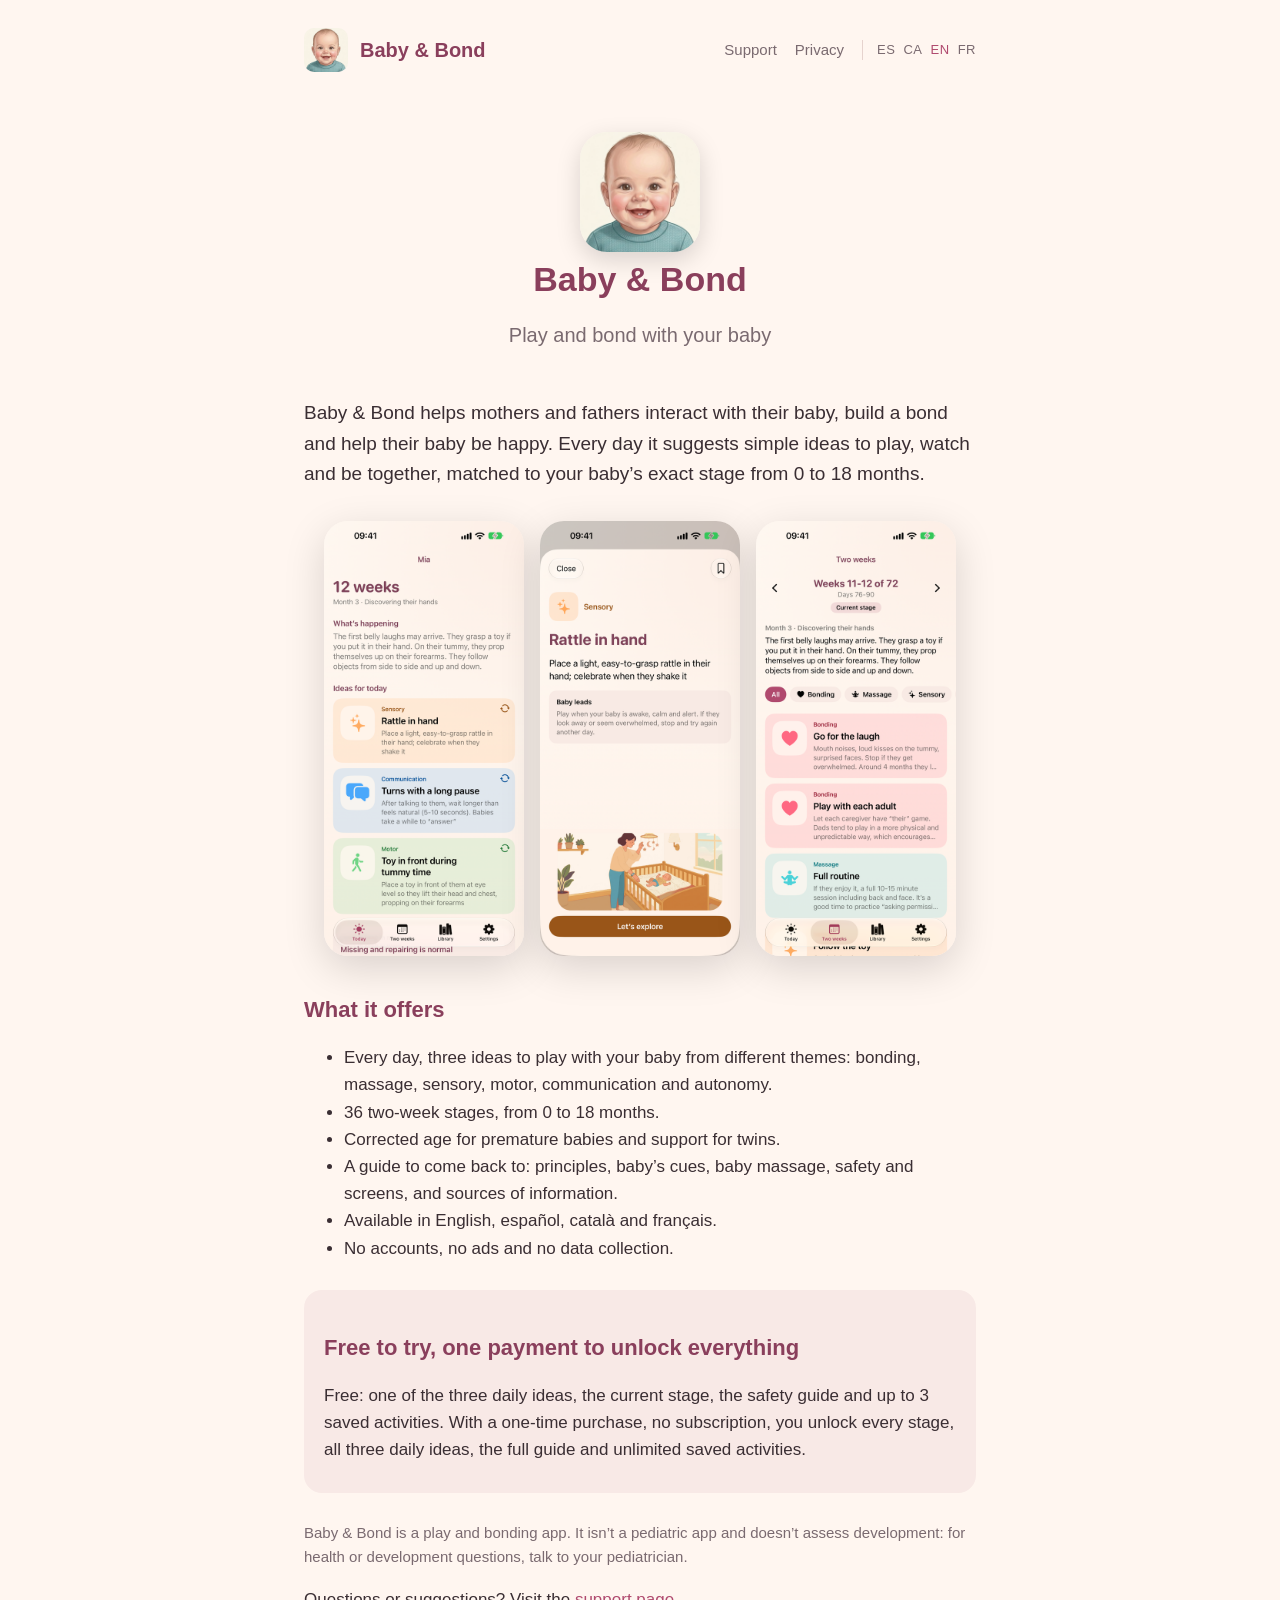
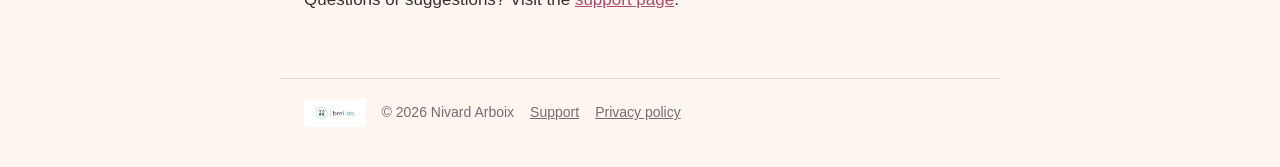
<file: index.html>
<!DOCTYPE html>
<html lang="es">
<head>
  <meta charset="utf-8">
  <meta name="viewport" content="width=device-width, initial-scale=1">
  <title>Baby &amp; Bond</title>
  <link rel="icon" href="icon.png">
  <link rel="stylesheet" href="style.css">
  <script>
    var l = (navigator.language || "es").slice(0, 2);
    if (["es", "ca", "en", "fr"].indexOf(l) > -1) { location.replace(l + "-index.html"); }
  </script>
</head>
<body>
  <main class="choose">
    <img src="icon.png" alt="Baby &amp; Bond" style="width:120px;height:120px;border-radius:27px">
    <h1>Baby &amp; Bond</h1>
    <p><a href="es-index.html">Español</a><a href="ca-index.html">Català</a><a href="en-index.html">English</a><a href="fr-index.html">Français</a></p>
  </main>
</body>
</html>
</file>
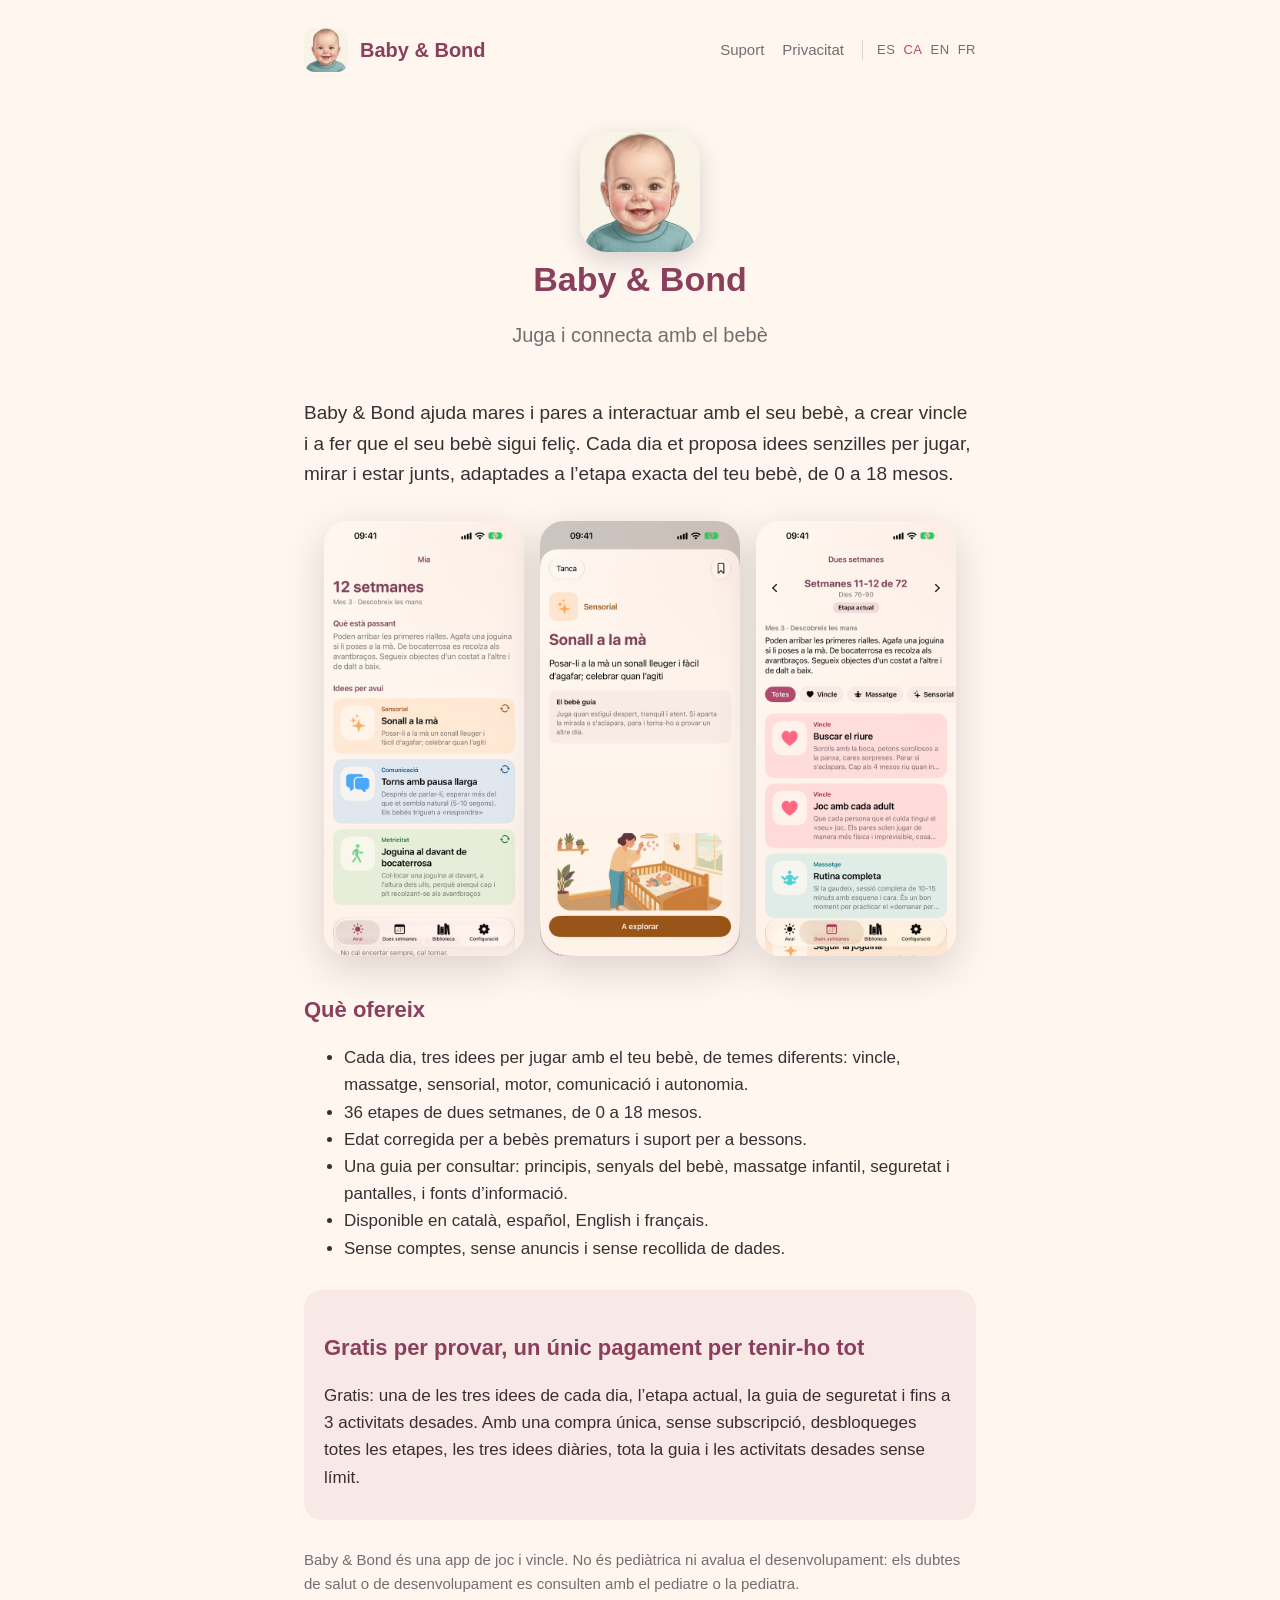
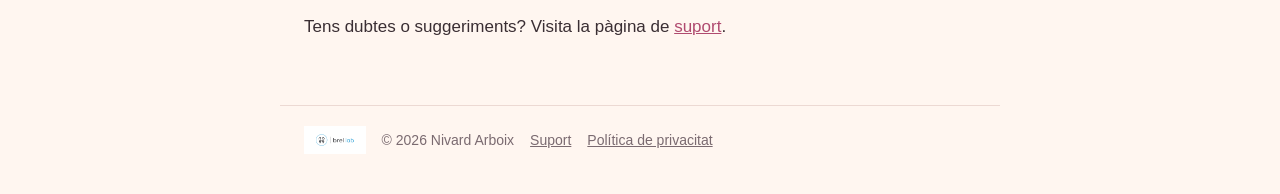
<file: ca-index.html>
<!DOCTYPE html>
<html lang="ca">
<head>
  <meta charset="utf-8">
  <meta name="viewport" content="width=device-width, initial-scale=1">
  <title>Baby &amp; Bond – Juga i connecta amb el bebè</title>
  <meta name="description" content="Ajuda mares i pares a jugar amb el seu bebè, crear vincle i veure’l feliç. Idees senzilles per a cada setmana, de 0 a 18 mesos.">
  <link rel="icon" href="icon.png">
  <link rel="stylesheet" href="style.css">
</head>
<body>
  <header>
    <img src="icon.png" alt="">
    <a class="brand" href="ca-index.html">Baby &amp; Bond</a>
    <nav>
      <a href="ca-suport.html">Suport</a>
      <a href="ca-privacitat.html">Privacitat</a>
      <span class="langs"><a href="es-index.html" hreflang="es">ES</a><a href="ca-index.html" hreflang="ca" aria-current="page">CA</a><a href="en-index.html" hreflang="en">EN</a><a href="fr-index.html" hreflang="fr">FR</a></span>
    </nav>
  </header>
  <main>
    <section class="hero">
      <img class="icon" src="icon.png" alt="Baby &amp; Bond">
      <h1>Baby &amp; Bond</h1>
      <p>Juga i connecta amb el bebè</p>
    </section>
    <p class="lead">Baby &amp; Bond ajuda mares i pares a interactuar amb el seu bebè, a crear vincle i a fer que el seu bebè sigui feliç. Cada dia et proposa idees senzilles per jugar, mirar i estar junts, adaptades a l’etapa exacta del teu bebè, de 0 a 18 mesos.</p>
    <div class="shots">
      <img src="ca-shot-1.png" alt="Baby &amp; Bond: Suport">
      <img src="ca-shot-2.png" alt="Baby &amp; Bond">
      <img src="ca-shot-3.png" alt="Baby &amp; Bond">
    </div>
    <h2>Què ofereix</h2>
    <ul>
      <li>Cada dia, tres idees per jugar amb el teu bebè, de temes diferents: vincle, massatge, sensorial, motor, comunicació i autonomia.</li>
      <li>36 etapes de dues setmanes, de 0 a 18 mesos.</li>
      <li>Edat corregida per a bebès prematurs i suport per a bessons.</li>
      <li>Una guia per consultar: principis, senyals del bebè, massatge infantil, seguretat i pantalles, i fonts d’informació.</li>
      <li>Disponible en català, español, English i français.</li>
      <li>Sense comptes, sense anuncis i sense recollida de dades.</li>
    </ul>
    <div class="box">
      <h2>Gratis per provar, un únic pagament per tenir-ho tot</h2>
      <p>Gratis: una de les tres idees de cada dia, l’etapa actual, la guia de seguretat i fins a 3 activitats desades. Amb una compra única, sense subscripció, desbloqueges totes les etapes, les tres idees diàries, tota la guia i les activitats desades sense límit.</p>
    </div>
    <p class="note">Baby &amp; Bond és una app de joc i vincle. No és pediàtrica ni avalua el desenvolupament: els dubtes de salut o de desenvolupament es consulten amb el pediatre o la pediatra.</p>
    <p>Tens dubtes o suggeriments? Visita la pàgina de <a href="ca-suport.html">suport</a>.</p>
  </main>
  <footer>
    <img src="brellab.png" alt="Brel Lab">
    <span>© 2026 Nivard Arboix</span>
    <a href="ca-suport.html">Suport</a>
    <a href="ca-privacitat.html">Política de privacitat</a>
  </footer>
</body>
</html>
</file>
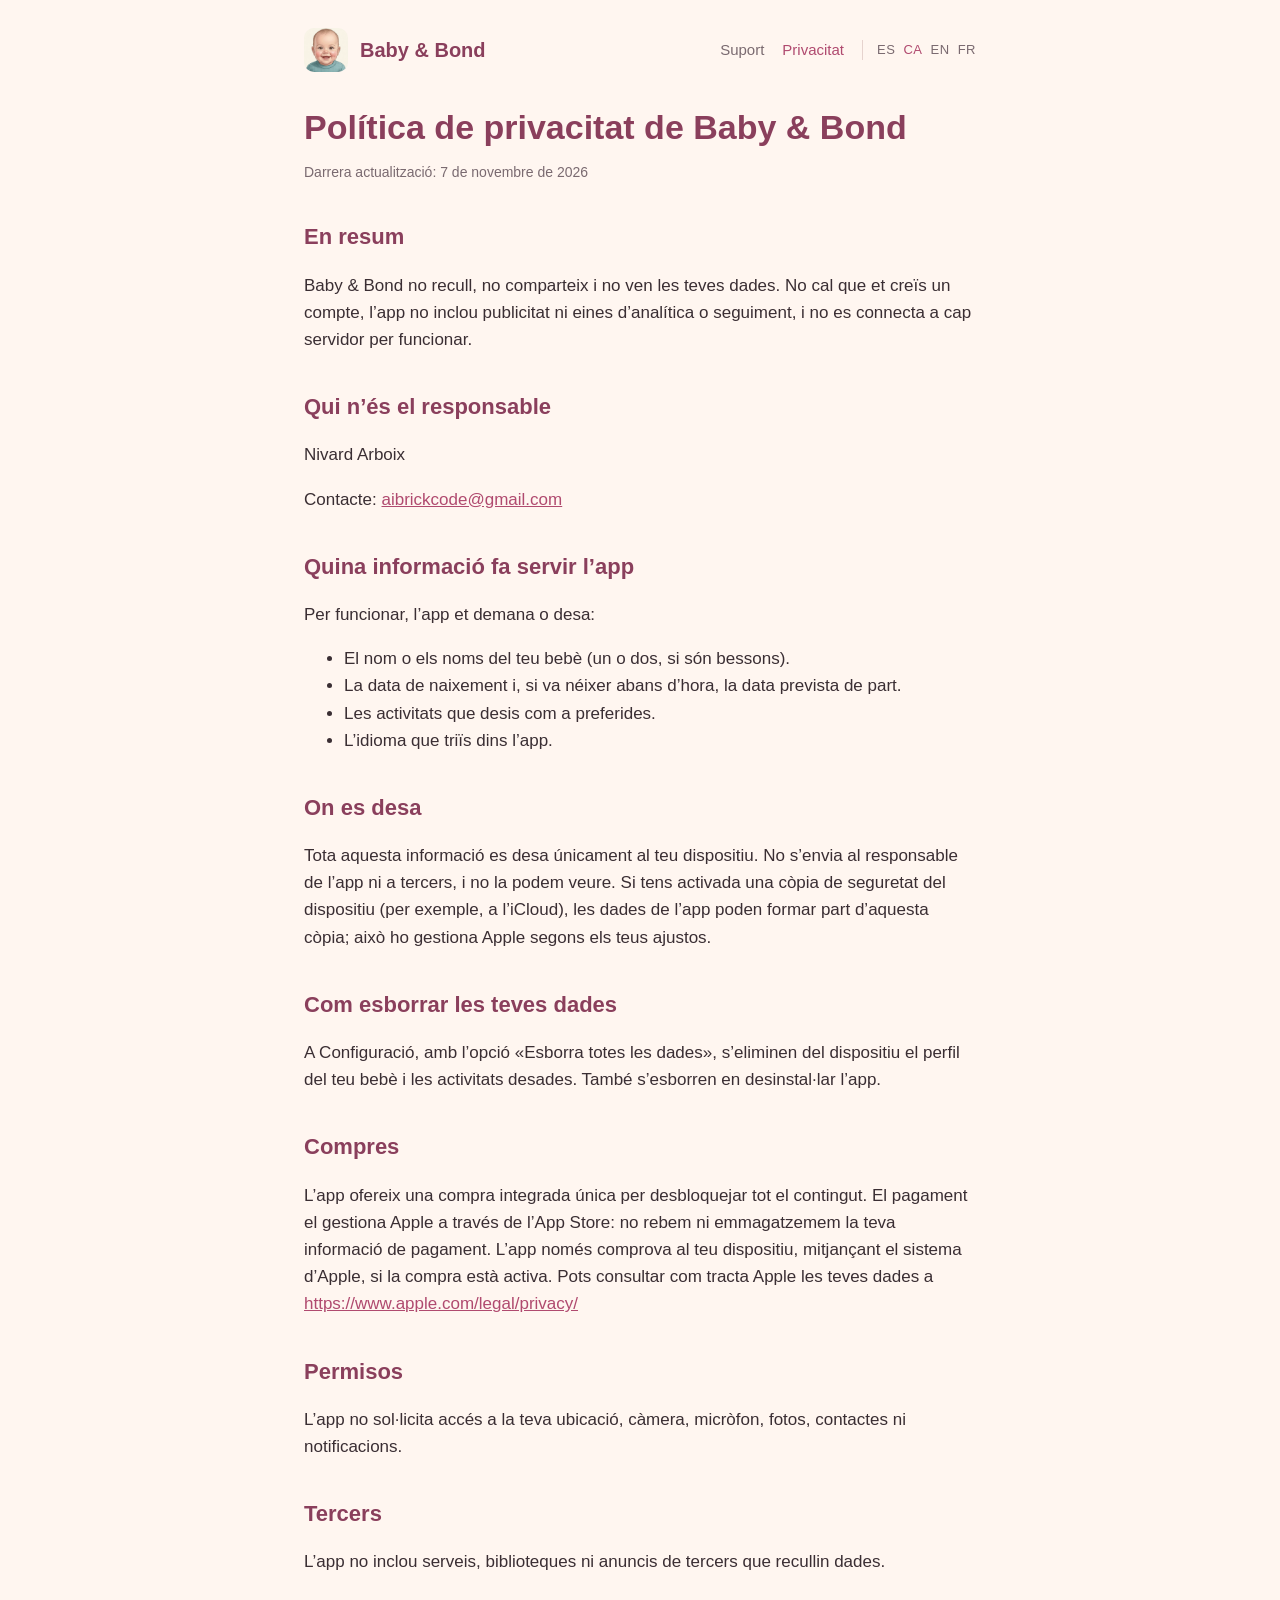
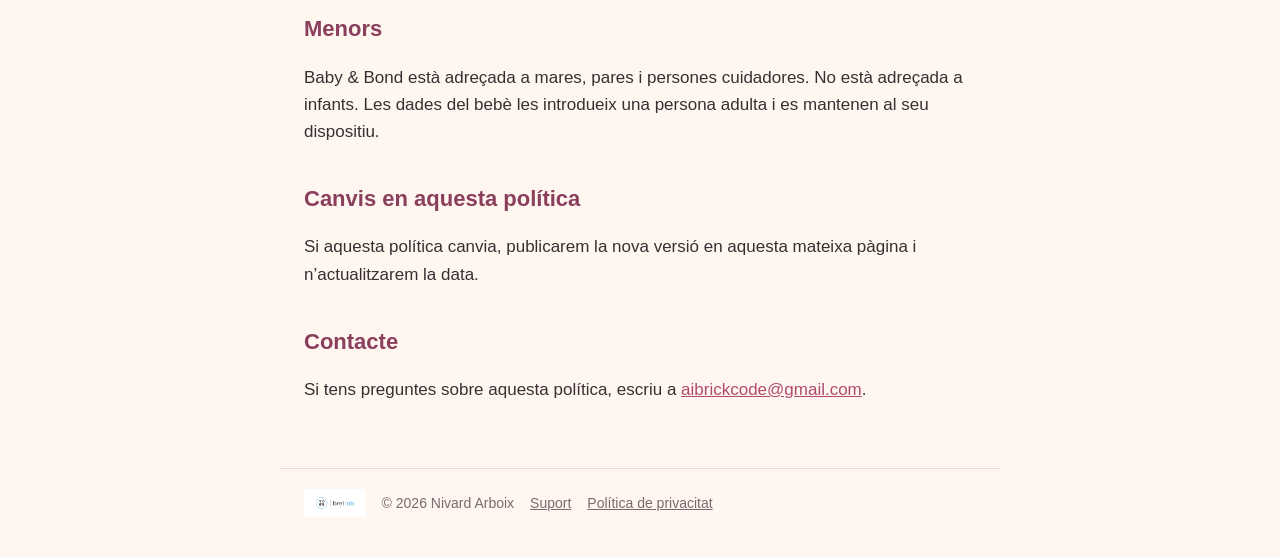
<file: ca-privacitat.html>
<!DOCTYPE html>
<html lang="ca">
<head>
  <meta charset="utf-8">
  <meta name="viewport" content="width=device-width, initial-scale=1">
  <title>Política de privacitat – Baby &amp; Bond</title>
  <meta name="description" content="Ajuda mares i pares a jugar amb el seu bebè, crear vincle i veure’l feliç. Idees senzilles per a cada setmana, de 0 a 18 mesos.">
  <link rel="icon" href="icon.png">
  <link rel="stylesheet" href="style.css">
</head>
<body>
  <header>
    <img src="icon.png" alt="">
    <a class="brand" href="ca-index.html">Baby &amp; Bond</a>
    <nav>
      <a href="ca-suport.html">Suport</a>
      <a href="ca-privacitat.html" aria-current="page">Privacitat</a>
      <span class="langs"><a href="es-privacidad.html" hreflang="es">ES</a><a href="ca-privacitat.html" hreflang="ca" aria-current="page">CA</a><a href="en-privacy.html" hreflang="en">EN</a><a href="fr-confidentialite.html" hreflang="fr">FR</a></span>
    </nav>
  </header>
  <main>
    <h1>Política de privacitat de Baby &amp; Bond</h1>
    <p class="updated">Darrera actualització: 7 de novembre de 2026</p>
    <h2>En resum</h2>
    <p>Baby &amp; Bond no recull, no comparteix i no ven les teves dades. No cal que et creïs un compte, l’app no inclou publicitat ni eines d’analítica o seguiment, i no es connecta a cap servidor per funcionar.</p>
    <h2>Qui n’és el responsable</h2>
    <p>Nivard Arboix</p>
    <p>Contacte: <a href="mailto:aibrickcode@gmail.com">aibrickcode@gmail.com</a></p>
    <h2>Quina informació fa servir l’app</h2>
    <p>Per funcionar, l’app et demana o desa:</p>
    <ul>
      <li>El nom o els noms del teu bebè (un o dos, si són bessons).</li>
      <li>La data de naixement i, si va néixer abans d’hora, la data prevista de part.</li>
      <li>Les activitats que desis com a preferides.</li>
      <li>L’idioma que triïs dins l’app.</li>
    </ul>
    <h2>On es desa</h2>
    <p>Tota aquesta informació es desa únicament al teu dispositiu. No s’envia al responsable de l’app ni a tercers, i no la podem veure. Si tens activada una còpia de seguretat del dispositiu (per exemple, a l’iCloud), les dades de l’app poden formar part d’aquesta còpia; això ho gestiona Apple segons els teus ajustos.</p>
    <h2>Com esborrar les teves dades</h2>
    <p>A Configuració, amb l’opció «Esborra totes les dades», s’eliminen del dispositiu el perfil del teu bebè i les activitats desades. També s’esborren en desinstal·lar l’app.</p>
    <h2>Compres</h2>
    <p>L’app ofereix una compra integrada única per desbloquejar tot el contingut. El pagament el gestiona Apple a través de l’App Store: no rebem ni emmagatzemem la teva informació de pagament. L’app només comprova al teu dispositiu, mitjançant el sistema d’Apple, si la compra està activa. Pots consultar com tracta Apple les teves dades a <a href="https://www.apple.com/legal/privacy/">https://www.apple.com/legal/privacy/</a></p>
    <h2>Permisos</h2>
    <p>L’app no sol·licita accés a la teva ubicació, càmera, micròfon, fotos, contactes ni notificacions.</p>
    <h2>Tercers</h2>
    <p>L’app no inclou serveis, biblioteques ni anuncis de tercers que recullin dades.</p>
    <h2>Menors</h2>
    <p>Baby &amp; Bond està adreçada a mares, pares i persones cuidadores. No està adreçada a infants. Les dades del bebè les introdueix una persona adulta i es mantenen al seu dispositiu.</p>
    <h2>Canvis en aquesta política</h2>
    <p>Si aquesta política canvia, publicarem la nova versió en aquesta mateixa pàgina i n’actualitzarem la data.</p>
    <h2>Contacte</h2>
    <p>Si tens preguntes sobre aquesta política, escriu a <a href="mailto:aibrickcode@gmail.com">aibrickcode@gmail.com</a>.</p>
  </main>
  <footer>
    <img src="brellab.png" alt="Brel Lab">
    <span>© 2026 Nivard Arboix</span>
    <a href="ca-suport.html">Suport</a>
    <a href="ca-privacitat.html">Política de privacitat</a>
  </footer>
</body>
</html>
</file>
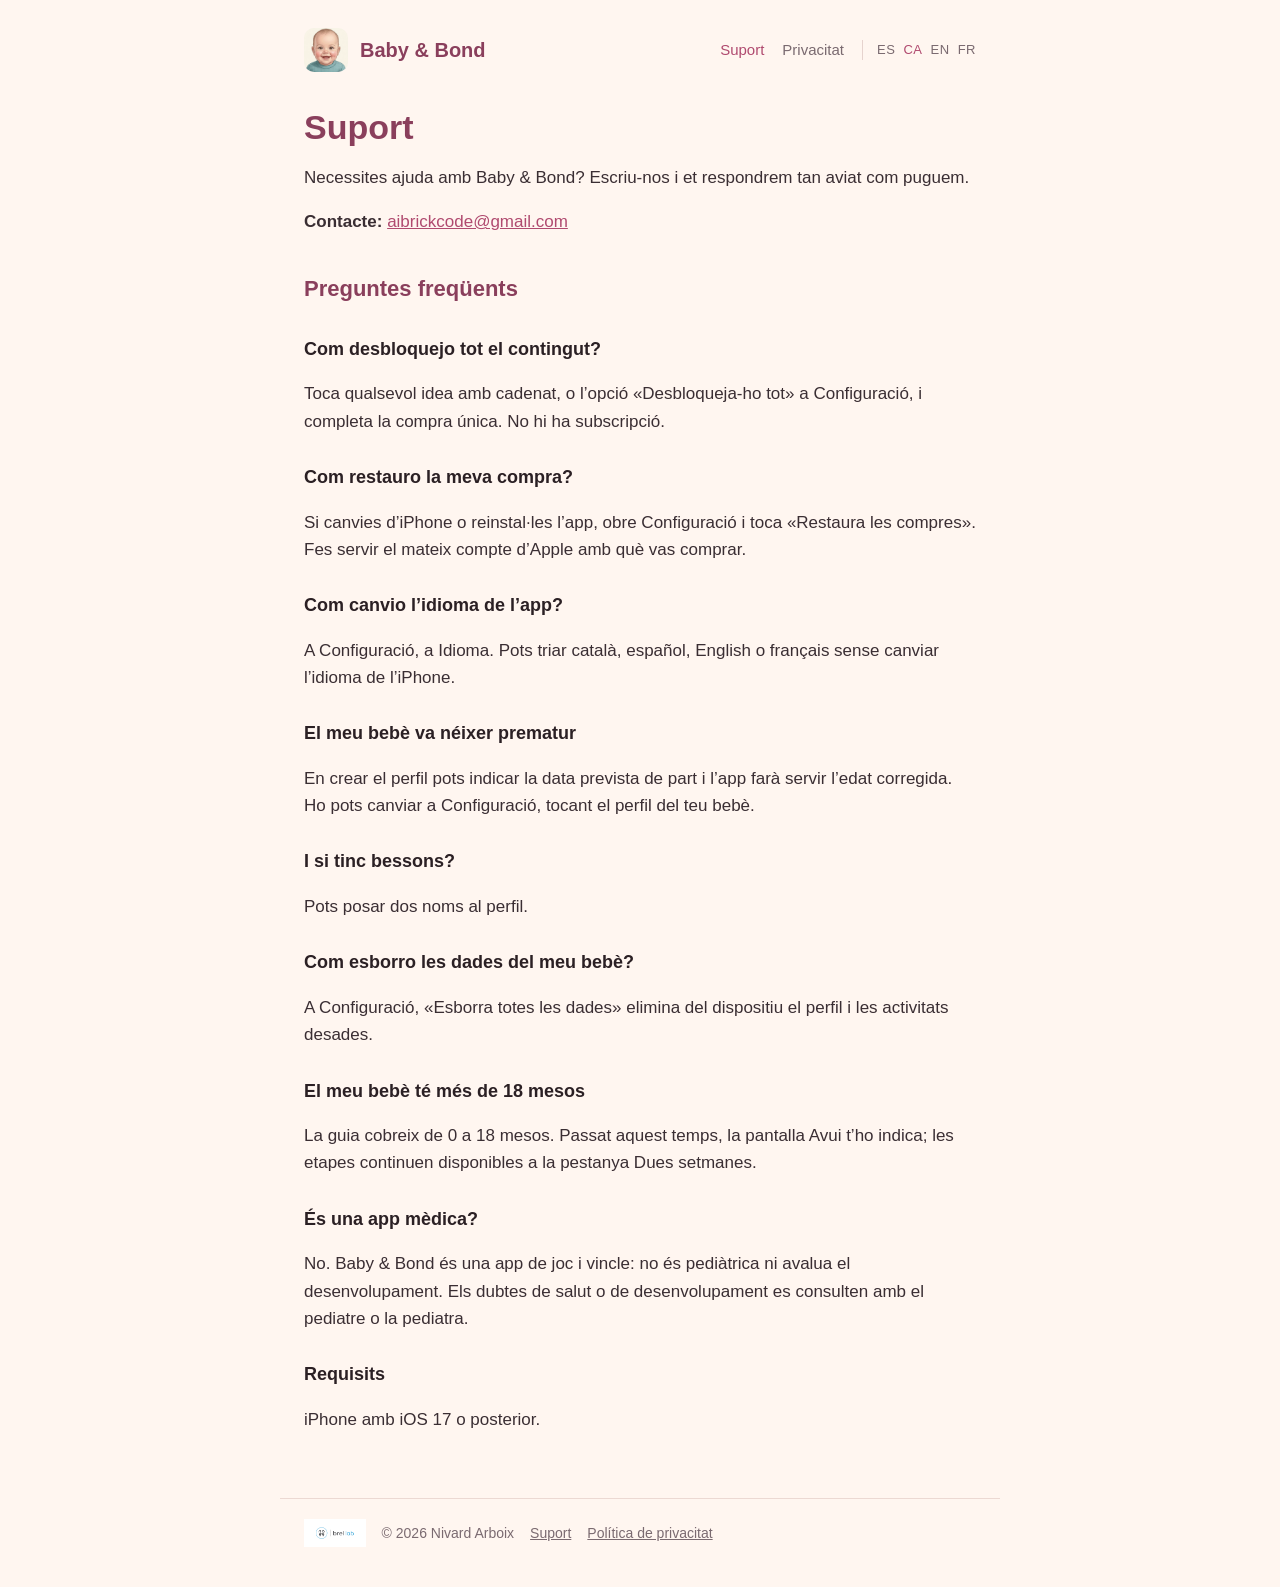
<file: ca-suport.html>
<!DOCTYPE html>
<html lang="ca">
<head>
  <meta charset="utf-8">
  <meta name="viewport" content="width=device-width, initial-scale=1">
  <title>Suport – Baby &amp; Bond</title>
  <meta name="description" content="Ajuda mares i pares a jugar amb el seu bebè, crear vincle i veure’l feliç. Idees senzilles per a cada setmana, de 0 a 18 mesos.">
  <link rel="icon" href="icon.png">
  <link rel="stylesheet" href="style.css">
</head>
<body>
  <header>
    <img src="icon.png" alt="">
    <a class="brand" href="ca-index.html">Baby &amp; Bond</a>
    <nav>
      <a href="ca-suport.html" aria-current="page">Suport</a>
      <a href="ca-privacitat.html">Privacitat</a>
      <span class="langs"><a href="es-soporte.html" hreflang="es">ES</a><a href="ca-suport.html" hreflang="ca" aria-current="page">CA</a><a href="en-support.html" hreflang="en">EN</a><a href="fr-support.html" hreflang="fr">FR</a></span>
    </nav>
  </header>
  <main>
    <h1>Suport</h1>
    <p>Necessites ajuda amb Baby &amp; Bond? Escriu-nos i et respondrem tan aviat com puguem.</p>
    <p><strong>Contacte:</strong> <a href="mailto:aibrickcode@gmail.com">aibrickcode@gmail.com</a></p>
    <h2>Preguntes freqüents</h2>
    <h3>Com desbloquejo tot el contingut?</h3>
    <p>Toca qualsevol idea amb cadenat, o l’opció «Desbloqueja-ho tot» a Configuració, i completa la compra única. No hi ha subscripció.</p>
    <h3>Com restauro la meva compra?</h3>
    <p>Si canvies d’iPhone o reinstal·les l’app, obre Configuració i toca «Restaura les compres». Fes servir el mateix compte d’Apple amb què vas comprar.</p>
    <h3>Com canvio l’idioma de l’app?</h3>
    <p>A Configuració, a Idioma. Pots triar català, español, English o français sense canviar l’idioma de l’iPhone.</p>
    <h3>El meu bebè va néixer prematur</h3>
    <p>En crear el perfil pots indicar la data prevista de part i l’app farà servir l’edat corregida. Ho pots canviar a Configuració, tocant el perfil del teu bebè.</p>
    <h3>I si tinc bessons?</h3>
    <p>Pots posar dos noms al perfil.</p>
    <h3>Com esborro les dades del meu bebè?</h3>
    <p>A Configuració, «Esborra totes les dades» elimina del dispositiu el perfil i les activitats desades.</p>
    <h3>El meu bebè té més de 18 mesos</h3>
    <p>La guia cobreix de 0 a 18 mesos. Passat aquest temps, la pantalla Avui t’ho indica; les etapes continuen disponibles a la pestanya Dues setmanes.</p>
    <h3>És una app mèdica?</h3>
    <p>No. Baby &amp; Bond és una app de joc i vincle: no és pediàtrica ni avalua el desenvolupament. Els dubtes de salut o de desenvolupament es consulten amb el pediatre o la pediatra.</p>
    <h3>Requisits</h3>
    <p>iPhone amb iOS 17 o posterior.</p>
  </main>
  <footer>
    <img src="brellab.png" alt="Brel Lab">
    <span>© 2026 Nivard Arboix</span>
    <a href="ca-suport.html">Suport</a>
    <a href="ca-privacitat.html">Política de privacitat</a>
  </footer>
</body>
</html>
</file>
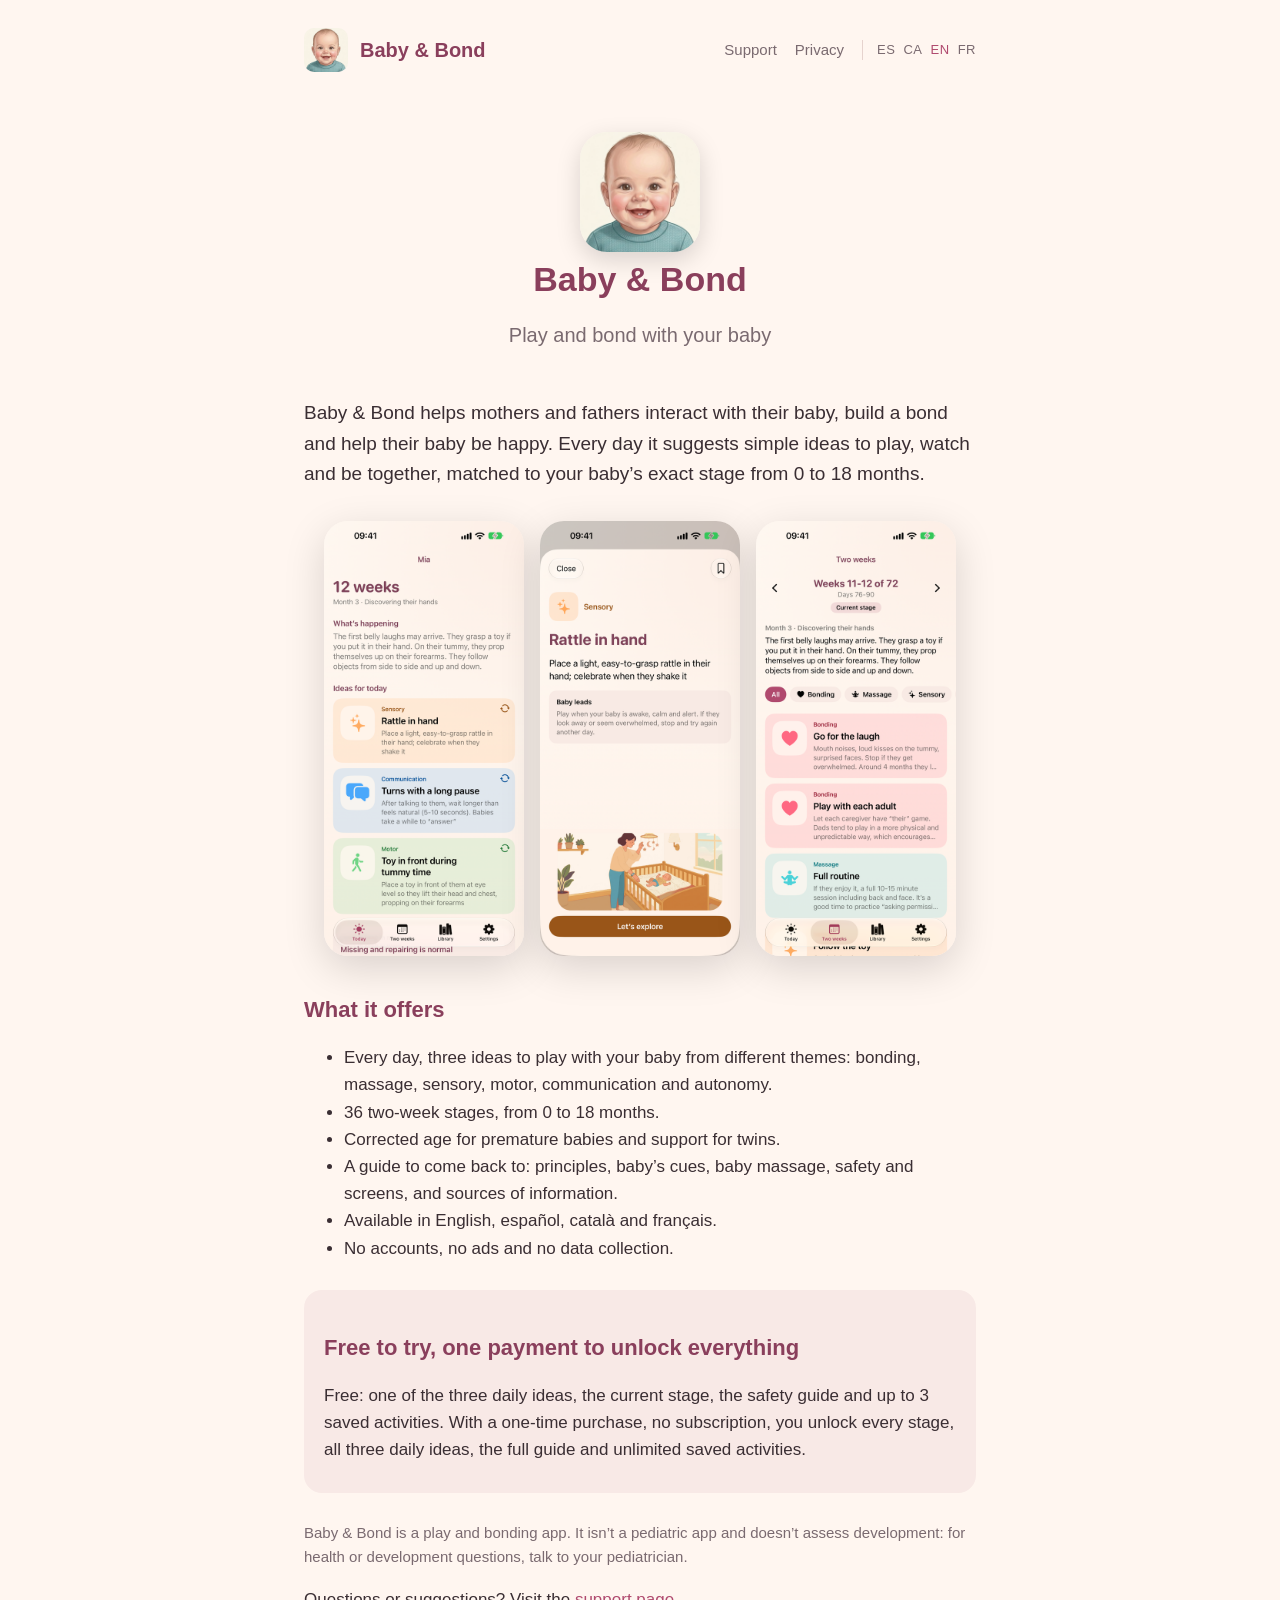
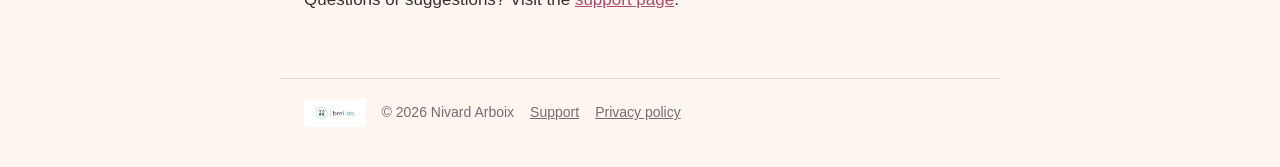
<file: en-index.html>
<!DOCTYPE html>
<html lang="en">
<head>
  <meta charset="utf-8">
  <meta name="viewport" content="width=device-width, initial-scale=1">
  <title>Baby &amp; Bond – Play and bond with your baby</title>
  <meta name="description" content="Helps mothers and fathers play with their baby, build a bond and see them happy. Simple ideas for every week, from 0 to 18 months.">
  <link rel="icon" href="icon.png">
  <link rel="stylesheet" href="style.css">
</head>
<body>
  <header>
    <img src="icon.png" alt="">
    <a class="brand" href="en-index.html">Baby &amp; Bond</a>
    <nav>
      <a href="en-support.html">Support</a>
      <a href="en-privacy.html">Privacy</a>
      <span class="langs"><a href="es-index.html" hreflang="es">ES</a><a href="ca-index.html" hreflang="ca">CA</a><a href="en-index.html" hreflang="en" aria-current="page">EN</a><a href="fr-index.html" hreflang="fr">FR</a></span>
    </nav>
  </header>
  <main>
    <section class="hero">
      <img class="icon" src="icon.png" alt="Baby &amp; Bond">
      <h1>Baby &amp; Bond</h1>
      <p>Play and bond with your baby</p>
    </section>
    <p class="lead">Baby &amp; Bond helps mothers and fathers interact with their baby, build a bond and help their baby be happy. Every day it suggests simple ideas to play, watch and be together, matched to your baby’s exact stage from 0 to 18 months.</p>
    <div class="shots">
      <img src="en-shot-1.png" alt="Baby &amp; Bond: Support">
      <img src="en-shot-2.png" alt="Baby &amp; Bond">
      <img src="en-shot-3.png" alt="Baby &amp; Bond">
    </div>
    <h2>What it offers</h2>
    <ul>
      <li>Every day, three ideas to play with your baby from different themes: bonding, massage, sensory, motor, communication and autonomy.</li>
      <li>36 two-week stages, from 0 to 18 months.</li>
      <li>Corrected age for premature babies and support for twins.</li>
      <li>A guide to come back to: principles, baby’s cues, baby massage, safety and screens, and sources of information.</li>
      <li>Available in English, español, català and français.</li>
      <li>No accounts, no ads and no data collection.</li>
    </ul>
    <div class="box">
      <h2>Free to try, one payment to unlock everything</h2>
      <p>Free: one of the three daily ideas, the current stage, the safety guide and up to 3 saved activities. With a one-time purchase, no subscription, you unlock every stage, all three daily ideas, the full guide and unlimited saved activities.</p>
    </div>
    <p class="note">Baby &amp; Bond is a play and bonding app. It isn’t a pediatric app and doesn’t assess development: for health or development questions, talk to your pediatrician.</p>
    <p>Questions or suggestions? Visit the <a href="en-support.html">support page</a>.</p>
  </main>
  <footer>
    <img src="brellab.png" alt="Brel Lab">
    <span>© 2026 Nivard Arboix</span>
    <a href="en-support.html">Support</a>
    <a href="en-privacy.html">Privacy policy</a>
  </footer>
</body>
</html>
</file>
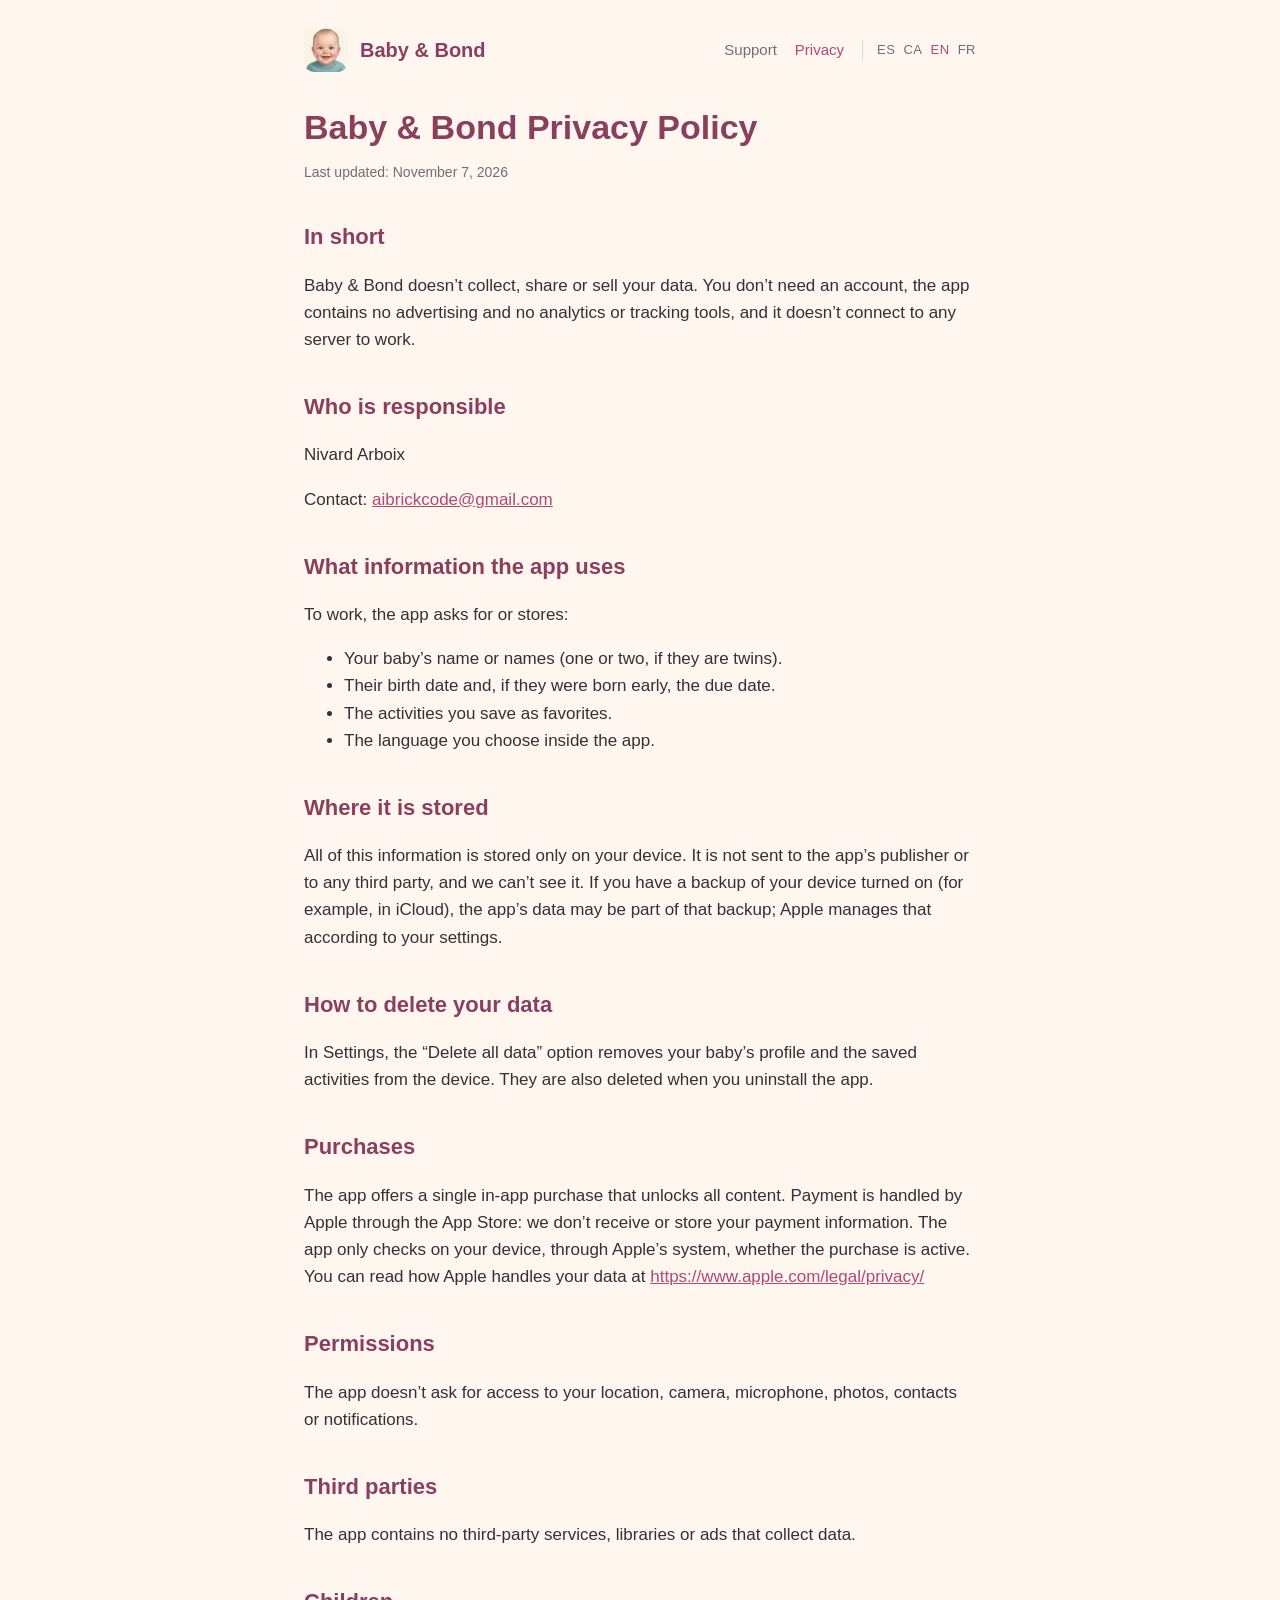
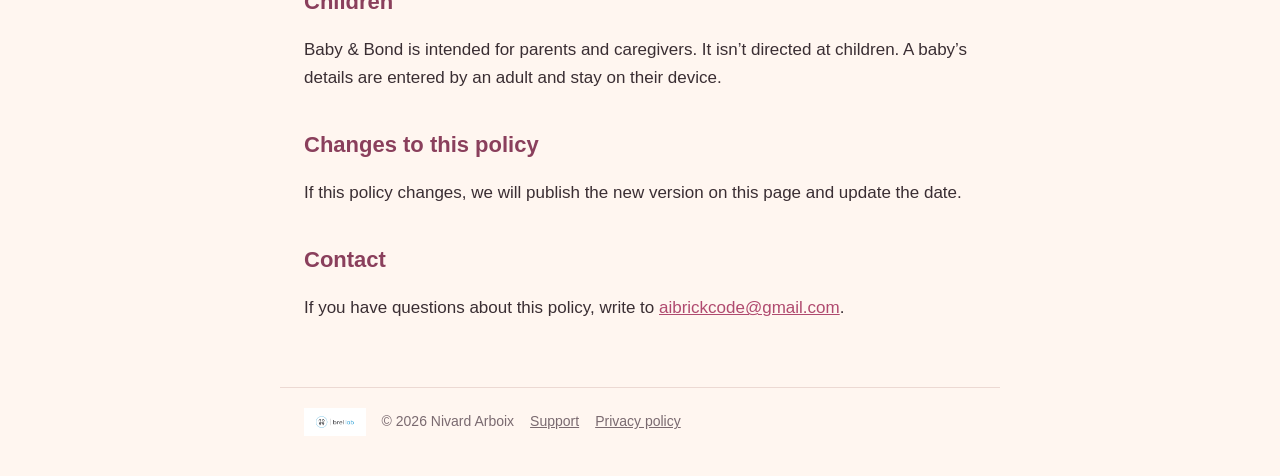
<file: en-privacy.html>
<!DOCTYPE html>
<html lang="en">
<head>
  <meta charset="utf-8">
  <meta name="viewport" content="width=device-width, initial-scale=1">
  <title>Privacy policy – Baby &amp; Bond</title>
  <meta name="description" content="Helps mothers and fathers play with their baby, build a bond and see them happy. Simple ideas for every week, from 0 to 18 months.">
  <link rel="icon" href="icon.png">
  <link rel="stylesheet" href="style.css">
</head>
<body>
  <header>
    <img src="icon.png" alt="">
    <a class="brand" href="en-index.html">Baby &amp; Bond</a>
    <nav>
      <a href="en-support.html">Support</a>
      <a href="en-privacy.html" aria-current="page">Privacy</a>
      <span class="langs"><a href="es-privacidad.html" hreflang="es">ES</a><a href="ca-privacitat.html" hreflang="ca">CA</a><a href="en-privacy.html" hreflang="en" aria-current="page">EN</a><a href="fr-confidentialite.html" hreflang="fr">FR</a></span>
    </nav>
  </header>
  <main>
    <h1>Baby &amp; Bond Privacy Policy</h1>
    <p class="updated">Last updated: November 7, 2026</p>
    <h2>In short</h2>
    <p>Baby &amp; Bond doesn’t collect, share or sell your data. You don’t need an account, the app contains no advertising and no analytics or tracking tools, and it doesn’t connect to any server to work.</p>
    <h2>Who is responsible</h2>
    <p>Nivard Arboix</p>
    <p>Contact: <a href="mailto:aibrickcode@gmail.com">aibrickcode@gmail.com</a></p>
    <h2>What information the app uses</h2>
    <p>To work, the app asks for or stores:</p>
    <ul>
      <li>Your baby’s name or names (one or two, if they are twins).</li>
      <li>Their birth date and, if they were born early, the due date.</li>
      <li>The activities you save as favorites.</li>
      <li>The language you choose inside the app.</li>
    </ul>
    <h2>Where it is stored</h2>
    <p>All of this information is stored only on your device. It is not sent to the app’s publisher or to any third party, and we can’t see it. If you have a backup of your device turned on (for example, in iCloud), the app’s data may be part of that backup; Apple manages that according to your settings.</p>
    <h2>How to delete your data</h2>
    <p>In Settings, the “Delete all data” option removes your baby’s profile and the saved activities from the device. They are also deleted when you uninstall the app.</p>
    <h2>Purchases</h2>
    <p>The app offers a single in-app purchase that unlocks all content. Payment is handled by Apple through the App Store: we don’t receive or store your payment information. The app only checks on your device, through Apple’s system, whether the purchase is active. You can read how Apple handles your data at <a href="https://www.apple.com/legal/privacy/">https://www.apple.com/legal/privacy/</a></p>
    <h2>Permissions</h2>
    <p>The app doesn’t ask for access to your location, camera, microphone, photos, contacts or notifications.</p>
    <h2>Third parties</h2>
    <p>The app contains no third-party services, libraries or ads that collect data.</p>
    <h2>Children</h2>
    <p>Baby &amp; Bond is intended for parents and caregivers. It isn’t directed at children. A baby’s details are entered by an adult and stay on their device.</p>
    <h2>Changes to this policy</h2>
    <p>If this policy changes, we will publish the new version on this page and update the date.</p>
    <h2>Contact</h2>
    <p>If you have questions about this policy, write to <a href="mailto:aibrickcode@gmail.com">aibrickcode@gmail.com</a>.</p>
  </main>
  <footer>
    <img src="brellab.png" alt="Brel Lab">
    <span>© 2026 Nivard Arboix</span>
    <a href="en-support.html">Support</a>
    <a href="en-privacy.html">Privacy policy</a>
  </footer>
</body>
</html>
</file>
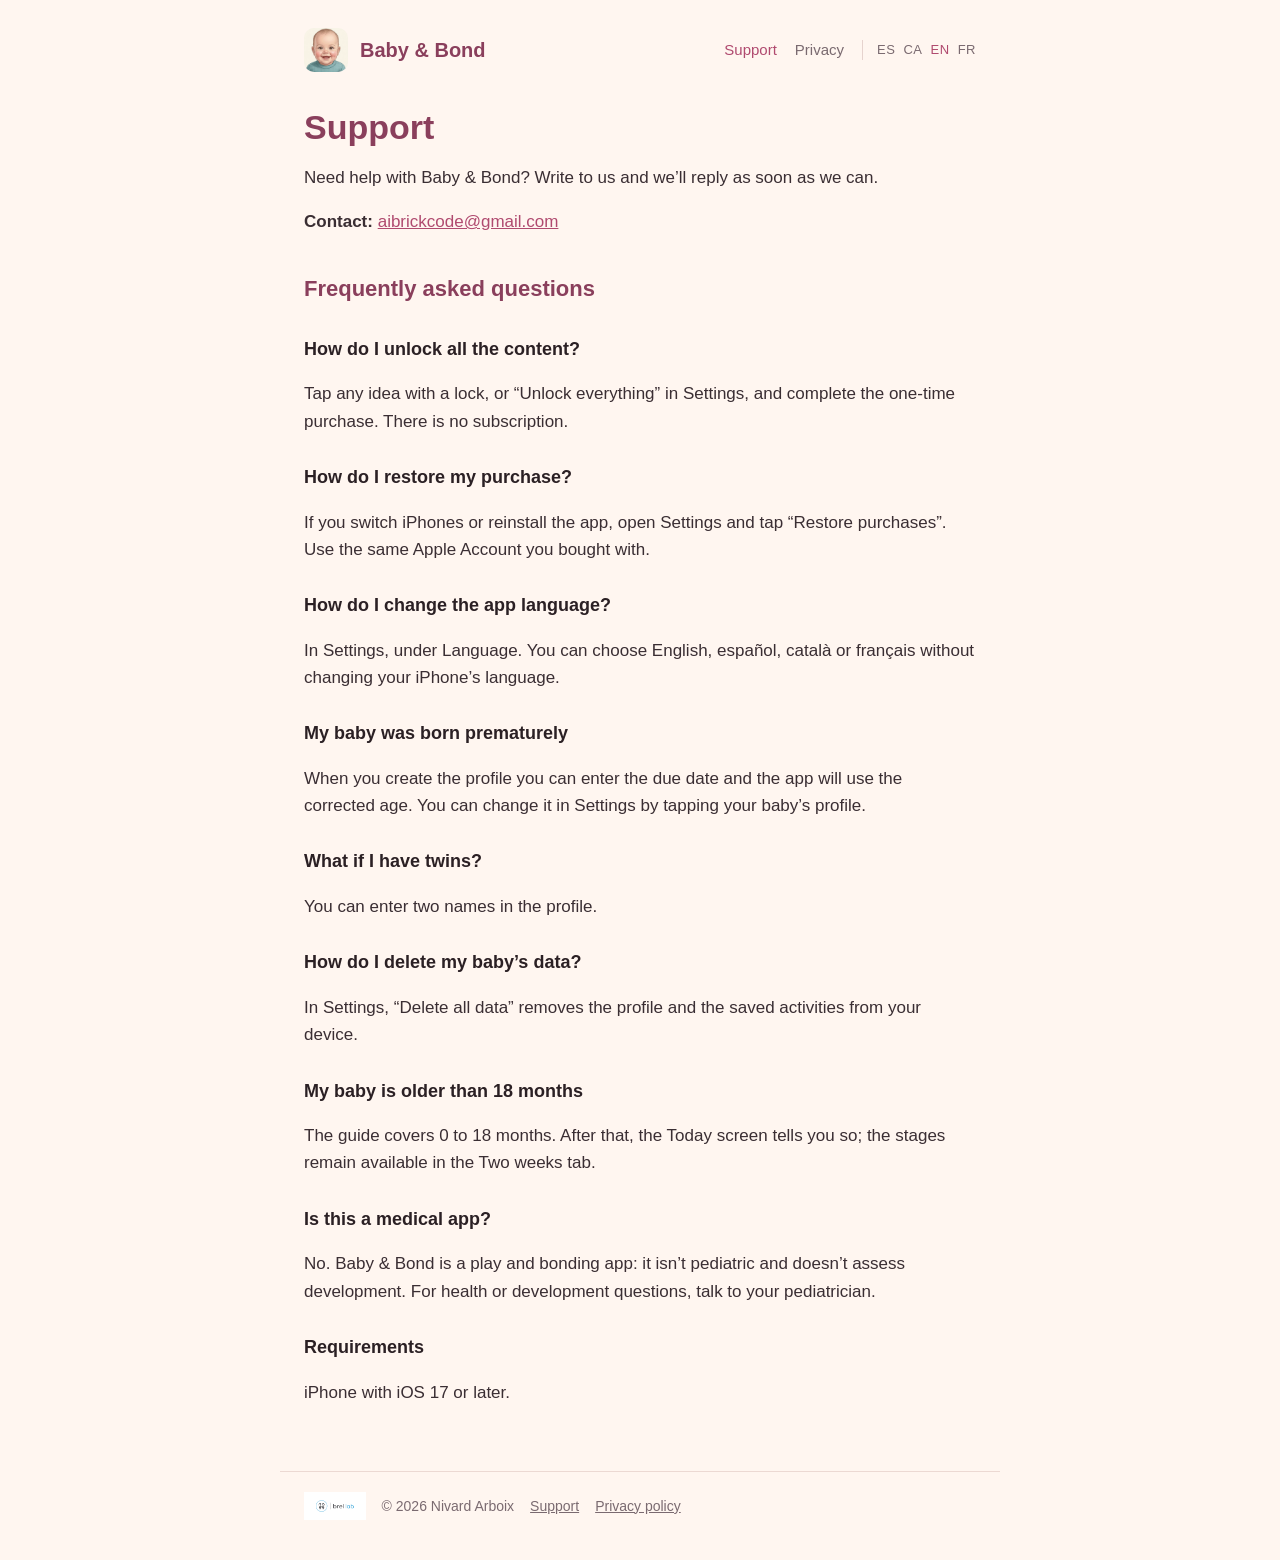
<file: en-support.html>
<!DOCTYPE html>
<html lang="en">
<head>
  <meta charset="utf-8">
  <meta name="viewport" content="width=device-width, initial-scale=1">
  <title>Support – Baby &amp; Bond</title>
  <meta name="description" content="Helps mothers and fathers play with their baby, build a bond and see them happy. Simple ideas for every week, from 0 to 18 months.">
  <link rel="icon" href="icon.png">
  <link rel="stylesheet" href="style.css">
</head>
<body>
  <header>
    <img src="icon.png" alt="">
    <a class="brand" href="en-index.html">Baby &amp; Bond</a>
    <nav>
      <a href="en-support.html" aria-current="page">Support</a>
      <a href="en-privacy.html">Privacy</a>
      <span class="langs"><a href="es-soporte.html" hreflang="es">ES</a><a href="ca-suport.html" hreflang="ca">CA</a><a href="en-support.html" hreflang="en" aria-current="page">EN</a><a href="fr-support.html" hreflang="fr">FR</a></span>
    </nav>
  </header>
  <main>
    <h1>Support</h1>
    <p>Need help with Baby &amp; Bond? Write to us and we’ll reply as soon as we can.</p>
    <p><strong>Contact:</strong> <a href="mailto:aibrickcode@gmail.com">aibrickcode@gmail.com</a></p>
    <h2>Frequently asked questions</h2>
    <h3>How do I unlock all the content?</h3>
    <p>Tap any idea with a lock, or “Unlock everything” in Settings, and complete the one-time purchase. There is no subscription.</p>
    <h3>How do I restore my purchase?</h3>
    <p>If you switch iPhones or reinstall the app, open Settings and tap “Restore purchases”. Use the same Apple Account you bought with.</p>
    <h3>How do I change the app language?</h3>
    <p>In Settings, under Language. You can choose English, español, català or français without changing your iPhone’s language.</p>
    <h3>My baby was born prematurely</h3>
    <p>When you create the profile you can enter the due date and the app will use the corrected age. You can change it in Settings by tapping your baby’s profile.</p>
    <h3>What if I have twins?</h3>
    <p>You can enter two names in the profile.</p>
    <h3>How do I delete my baby’s data?</h3>
    <p>In Settings, “Delete all data” removes the profile and the saved activities from your device.</p>
    <h3>My baby is older than 18 months</h3>
    <p>The guide covers 0 to 18 months. After that, the Today screen tells you so; the stages remain available in the Two weeks tab.</p>
    <h3>Is this a medical app?</h3>
    <p>No. Baby &amp; Bond is a play and bonding app: it isn’t pediatric and doesn’t assess development. For health or development questions, talk to your pediatrician.</p>
    <h3>Requirements</h3>
    <p>iPhone with iOS 17 or later.</p>
  </main>
  <footer>
    <img src="brellab.png" alt="Brel Lab">
    <span>© 2026 Nivard Arboix</span>
    <a href="en-support.html">Support</a>
    <a href="en-privacy.html">Privacy policy</a>
  </footer>
</body>
</html>
</file>
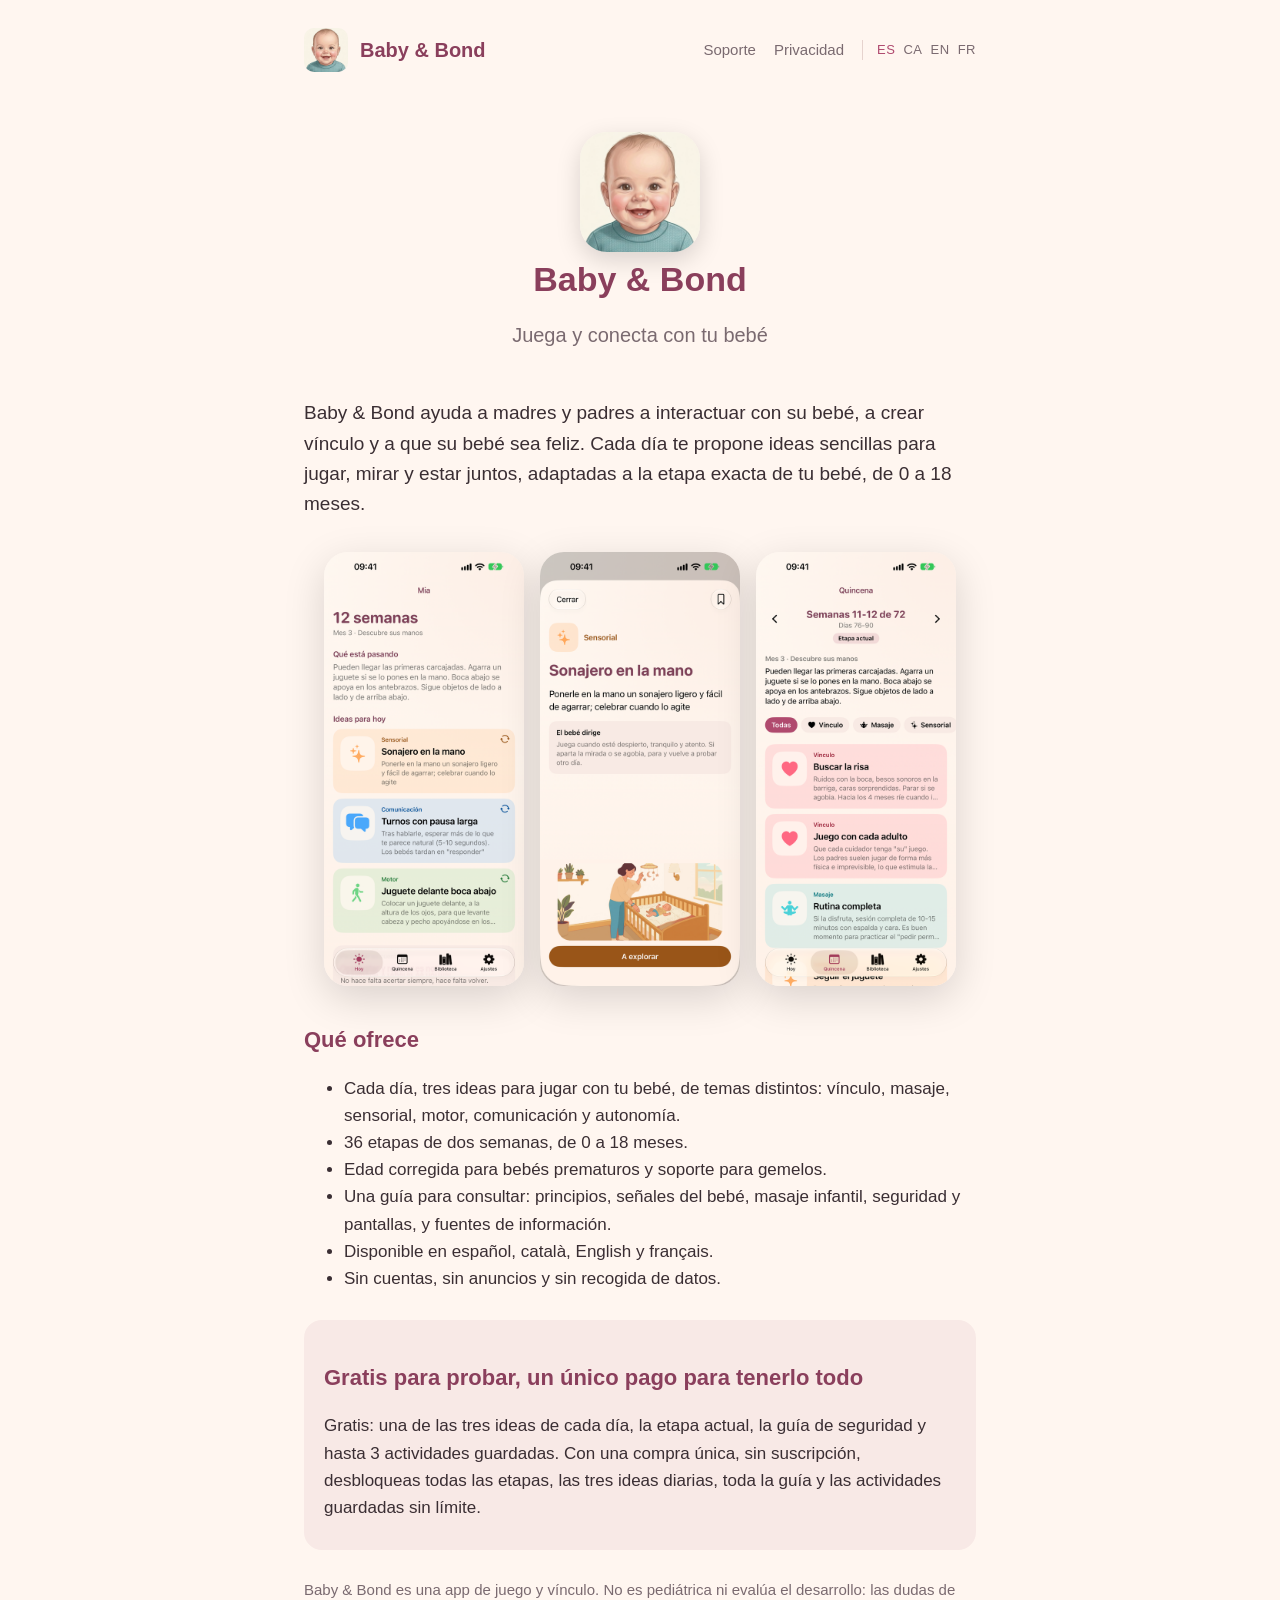
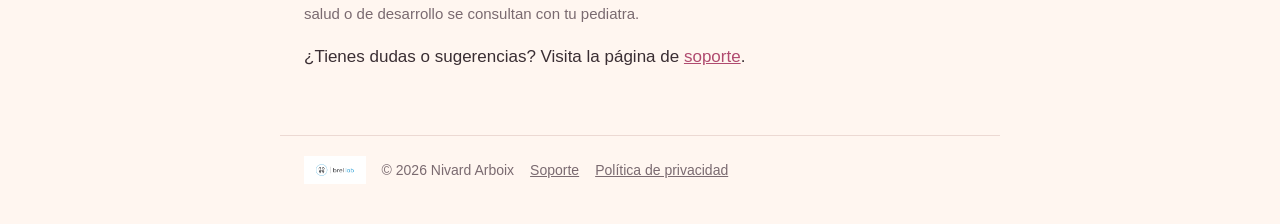
<file: es-index.html>
<!DOCTYPE html>
<html lang="es">
<head>
  <meta charset="utf-8">
  <meta name="viewport" content="width=device-width, initial-scale=1">
  <title>Baby &amp; Bond – Juega y conecta con tu bebé</title>
  <meta name="description" content="Ayuda a madres y padres a jugar con su bebé, crear vínculo y verlo feliz. Ideas sencillas para cada semana, de 0 a 18 meses.">
  <link rel="icon" href="icon.png">
  <link rel="stylesheet" href="style.css">
</head>
<body>
  <header>
    <img src="icon.png" alt="">
    <a class="brand" href="es-index.html">Baby &amp; Bond</a>
    <nav>
      <a href="es-soporte.html">Soporte</a>
      <a href="es-privacidad.html">Privacidad</a>
      <span class="langs"><a href="es-index.html" hreflang="es" aria-current="page">ES</a><a href="ca-index.html" hreflang="ca">CA</a><a href="en-index.html" hreflang="en">EN</a><a href="fr-index.html" hreflang="fr">FR</a></span>
    </nav>
  </header>
  <main>
    <section class="hero">
      <img class="icon" src="icon.png" alt="Baby &amp; Bond">
      <h1>Baby &amp; Bond</h1>
      <p>Juega y conecta con tu bebé</p>
    </section>
    <p class="lead">Baby &amp; Bond ayuda a madres y padres a interactuar con su bebé, a crear vínculo y a que su bebé sea feliz. Cada día te propone ideas sencillas para jugar, mirar y estar juntos, adaptadas a la etapa exacta de tu bebé, de 0 a 18 meses.</p>
    <div class="shots">
      <img src="es-shot-1.png" alt="Baby &amp; Bond: Soporte">
      <img src="es-shot-2.png" alt="Baby &amp; Bond">
      <img src="es-shot-3.png" alt="Baby &amp; Bond">
    </div>
    <h2>Qué ofrece</h2>
    <ul>
      <li>Cada día, tres ideas para jugar con tu bebé, de temas distintos: vínculo, masaje, sensorial, motor, comunicación y autonomía.</li>
      <li>36 etapas de dos semanas, de 0 a 18 meses.</li>
      <li>Edad corregida para bebés prematuros y soporte para gemelos.</li>
      <li>Una guía para consultar: principios, señales del bebé, masaje infantil, seguridad y pantallas, y fuentes de información.</li>
      <li>Disponible en español, català, English y français.</li>
      <li>Sin cuentas, sin anuncios y sin recogida de datos.</li>
    </ul>
    <div class="box">
      <h2>Gratis para probar, un único pago para tenerlo todo</h2>
      <p>Gratis: una de las tres ideas de cada día, la etapa actual, la guía de seguridad y hasta 3 actividades guardadas. Con una compra única, sin suscripción, desbloqueas todas las etapas, las tres ideas diarias, toda la guía y las actividades guardadas sin límite.</p>
    </div>
    <p class="note">Baby &amp; Bond es una app de juego y vínculo. No es pediátrica ni evalúa el desarrollo: las dudas de salud o de desarrollo se consultan con tu pediatra.</p>
    <p>¿Tienes dudas o sugerencias? Visita la página de <a href="es-soporte.html">soporte</a>.</p>
  </main>
  <footer>
    <img src="brellab.png" alt="Brel Lab">
    <span>© 2026 Nivard Arboix</span>
    <a href="es-soporte.html">Soporte</a>
    <a href="es-privacidad.html">Política de privacidad</a>
  </footer>
</body>
</html>
</file>
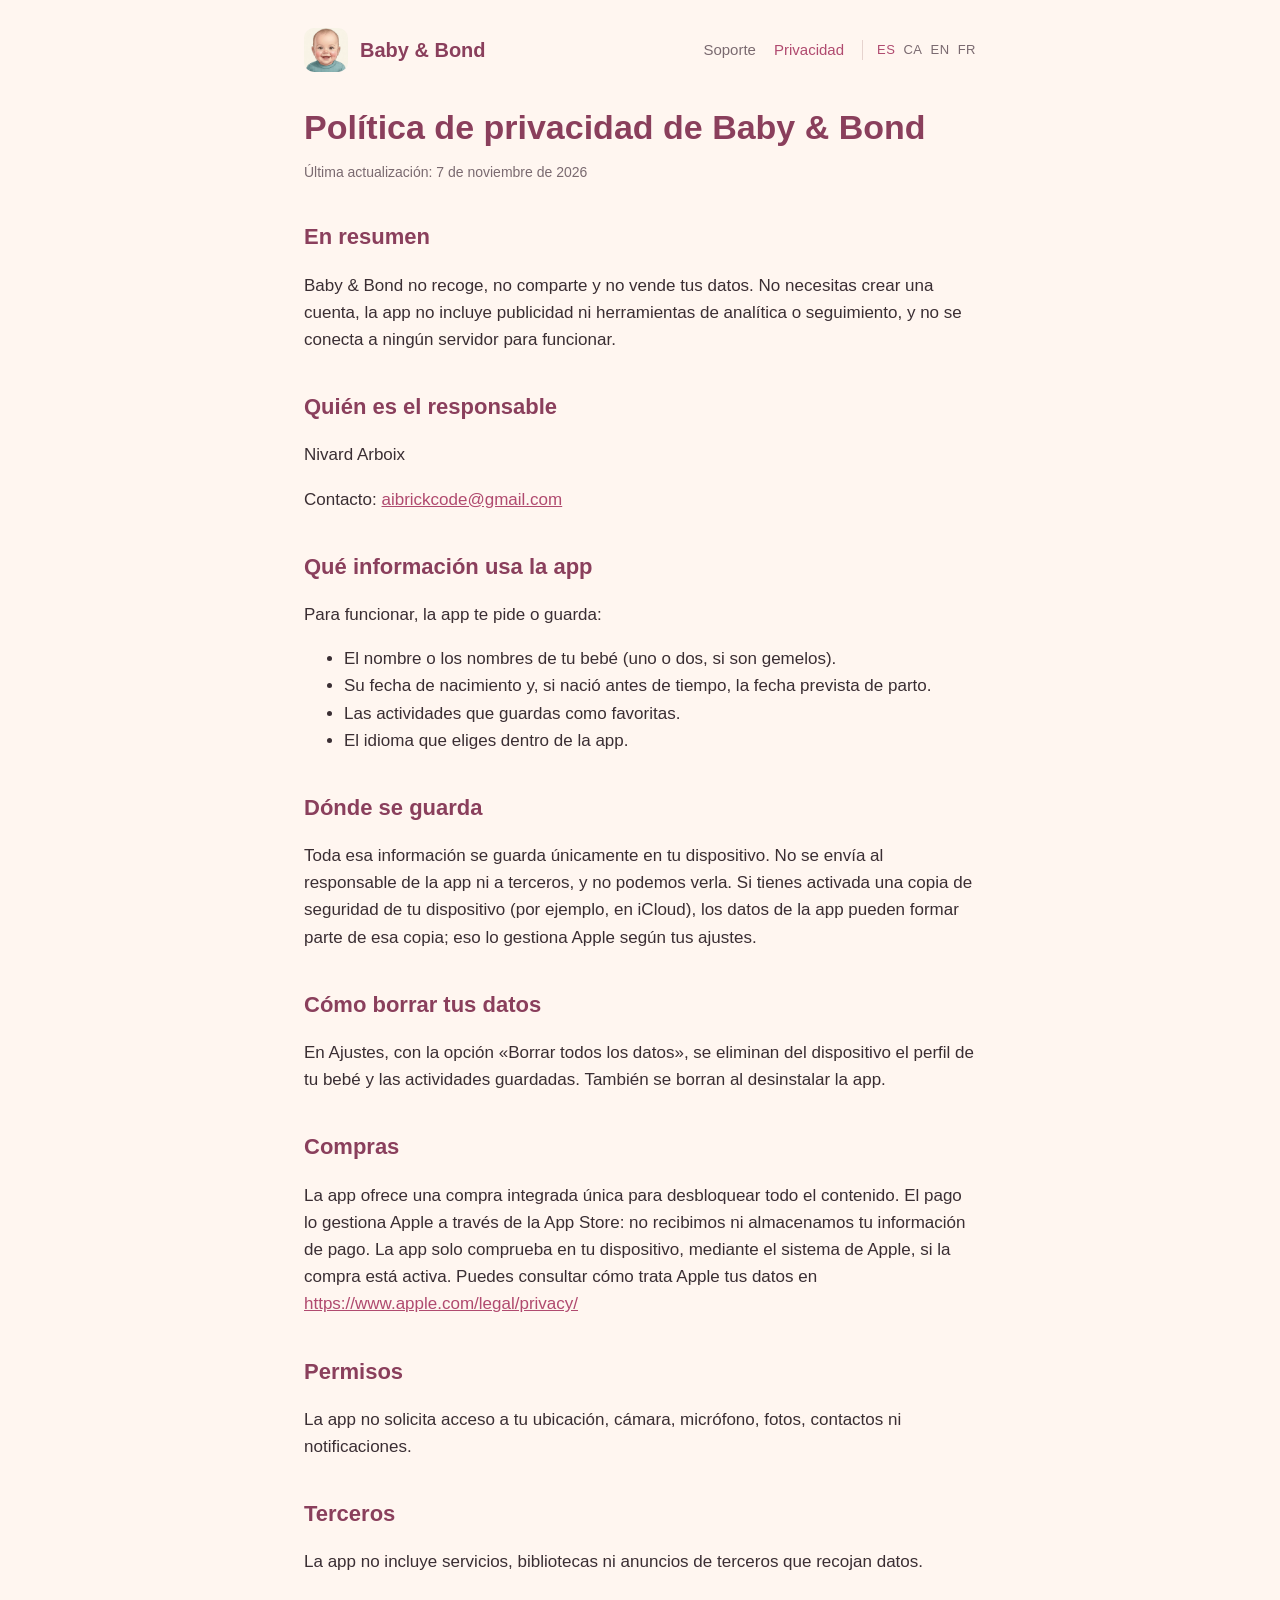
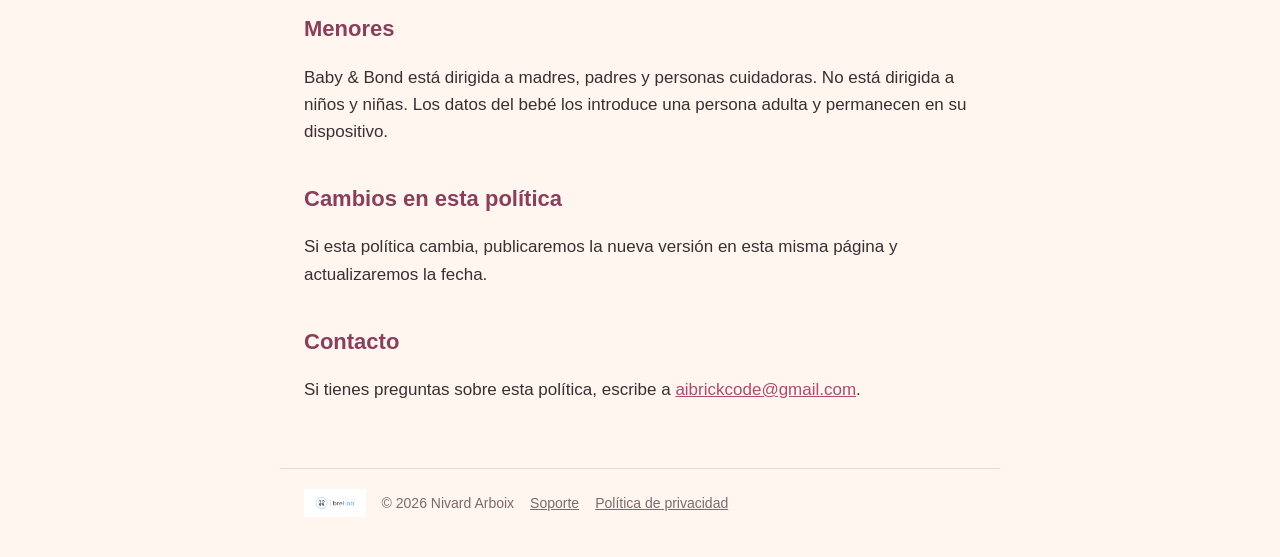
<file: es-privacidad.html>
<!DOCTYPE html>
<html lang="es">
<head>
  <meta charset="utf-8">
  <meta name="viewport" content="width=device-width, initial-scale=1">
  <title>Política de privacidad – Baby &amp; Bond</title>
  <meta name="description" content="Ayuda a madres y padres a jugar con su bebé, crear vínculo y verlo feliz. Ideas sencillas para cada semana, de 0 a 18 meses.">
  <link rel="icon" href="icon.png">
  <link rel="stylesheet" href="style.css">
</head>
<body>
  <header>
    <img src="icon.png" alt="">
    <a class="brand" href="es-index.html">Baby &amp; Bond</a>
    <nav>
      <a href="es-soporte.html">Soporte</a>
      <a href="es-privacidad.html" aria-current="page">Privacidad</a>
      <span class="langs"><a href="es-privacidad.html" hreflang="es" aria-current="page">ES</a><a href="ca-privacitat.html" hreflang="ca">CA</a><a href="en-privacy.html" hreflang="en">EN</a><a href="fr-confidentialite.html" hreflang="fr">FR</a></span>
    </nav>
  </header>
  <main>
    <h1>Política de privacidad de Baby &amp; Bond</h1>
    <p class="updated">Última actualización: 7 de noviembre de 2026</p>
    <h2>En resumen</h2>
    <p>Baby &amp; Bond no recoge, no comparte y no vende tus datos. No necesitas crear una cuenta, la app no incluye publicidad ni herramientas de analítica o seguimiento, y no se conecta a ningún servidor para funcionar.</p>
    <h2>Quién es el responsable</h2>
    <p>Nivard Arboix</p>
    <p>Contacto: <a href="mailto:aibrickcode@gmail.com">aibrickcode@gmail.com</a></p>
    <h2>Qué información usa la app</h2>
    <p>Para funcionar, la app te pide o guarda:</p>
    <ul>
      <li>El nombre o los nombres de tu bebé (uno o dos, si son gemelos).</li>
      <li>Su fecha de nacimiento y, si nació antes de tiempo, la fecha prevista de parto.</li>
      <li>Las actividades que guardas como favoritas.</li>
      <li>El idioma que eliges dentro de la app.</li>
    </ul>
    <h2>Dónde se guarda</h2>
    <p>Toda esa información se guarda únicamente en tu dispositivo. No se envía al responsable de la app ni a terceros, y no podemos verla. Si tienes activada una copia de seguridad de tu dispositivo (por ejemplo, en iCloud), los datos de la app pueden formar parte de esa copia; eso lo gestiona Apple según tus ajustes.</p>
    <h2>Cómo borrar tus datos</h2>
    <p>En Ajustes, con la opción «Borrar todos los datos», se eliminan del dispositivo el perfil de tu bebé y las actividades guardadas. También se borran al desinstalar la app.</p>
    <h2>Compras</h2>
    <p>La app ofrece una compra integrada única para desbloquear todo el contenido. El pago lo gestiona Apple a través de la App Store: no recibimos ni almacenamos tu información de pago. La app solo comprueba en tu dispositivo, mediante el sistema de Apple, si la compra está activa. Puedes consultar cómo trata Apple tus datos en <a href="https://www.apple.com/legal/privacy/">https://www.apple.com/legal/privacy/</a></p>
    <h2>Permisos</h2>
    <p>La app no solicita acceso a tu ubicación, cámara, micrófono, fotos, contactos ni notificaciones.</p>
    <h2>Terceros</h2>
    <p>La app no incluye servicios, bibliotecas ni anuncios de terceros que recojan datos.</p>
    <h2>Menores</h2>
    <p>Baby &amp; Bond está dirigida a madres, padres y personas cuidadoras. No está dirigida a niños y niñas. Los datos del bebé los introduce una persona adulta y permanecen en su dispositivo.</p>
    <h2>Cambios en esta política</h2>
    <p>Si esta política cambia, publicaremos la nueva versión en esta misma página y actualizaremos la fecha.</p>
    <h2>Contacto</h2>
    <p>Si tienes preguntas sobre esta política, escribe a <a href="mailto:aibrickcode@gmail.com">aibrickcode@gmail.com</a>.</p>
  </main>
  <footer>
    <img src="brellab.png" alt="Brel Lab">
    <span>© 2026 Nivard Arboix</span>
    <a href="es-soporte.html">Soporte</a>
    <a href="es-privacidad.html">Política de privacidad</a>
  </footer>
</body>
</html>
</file>
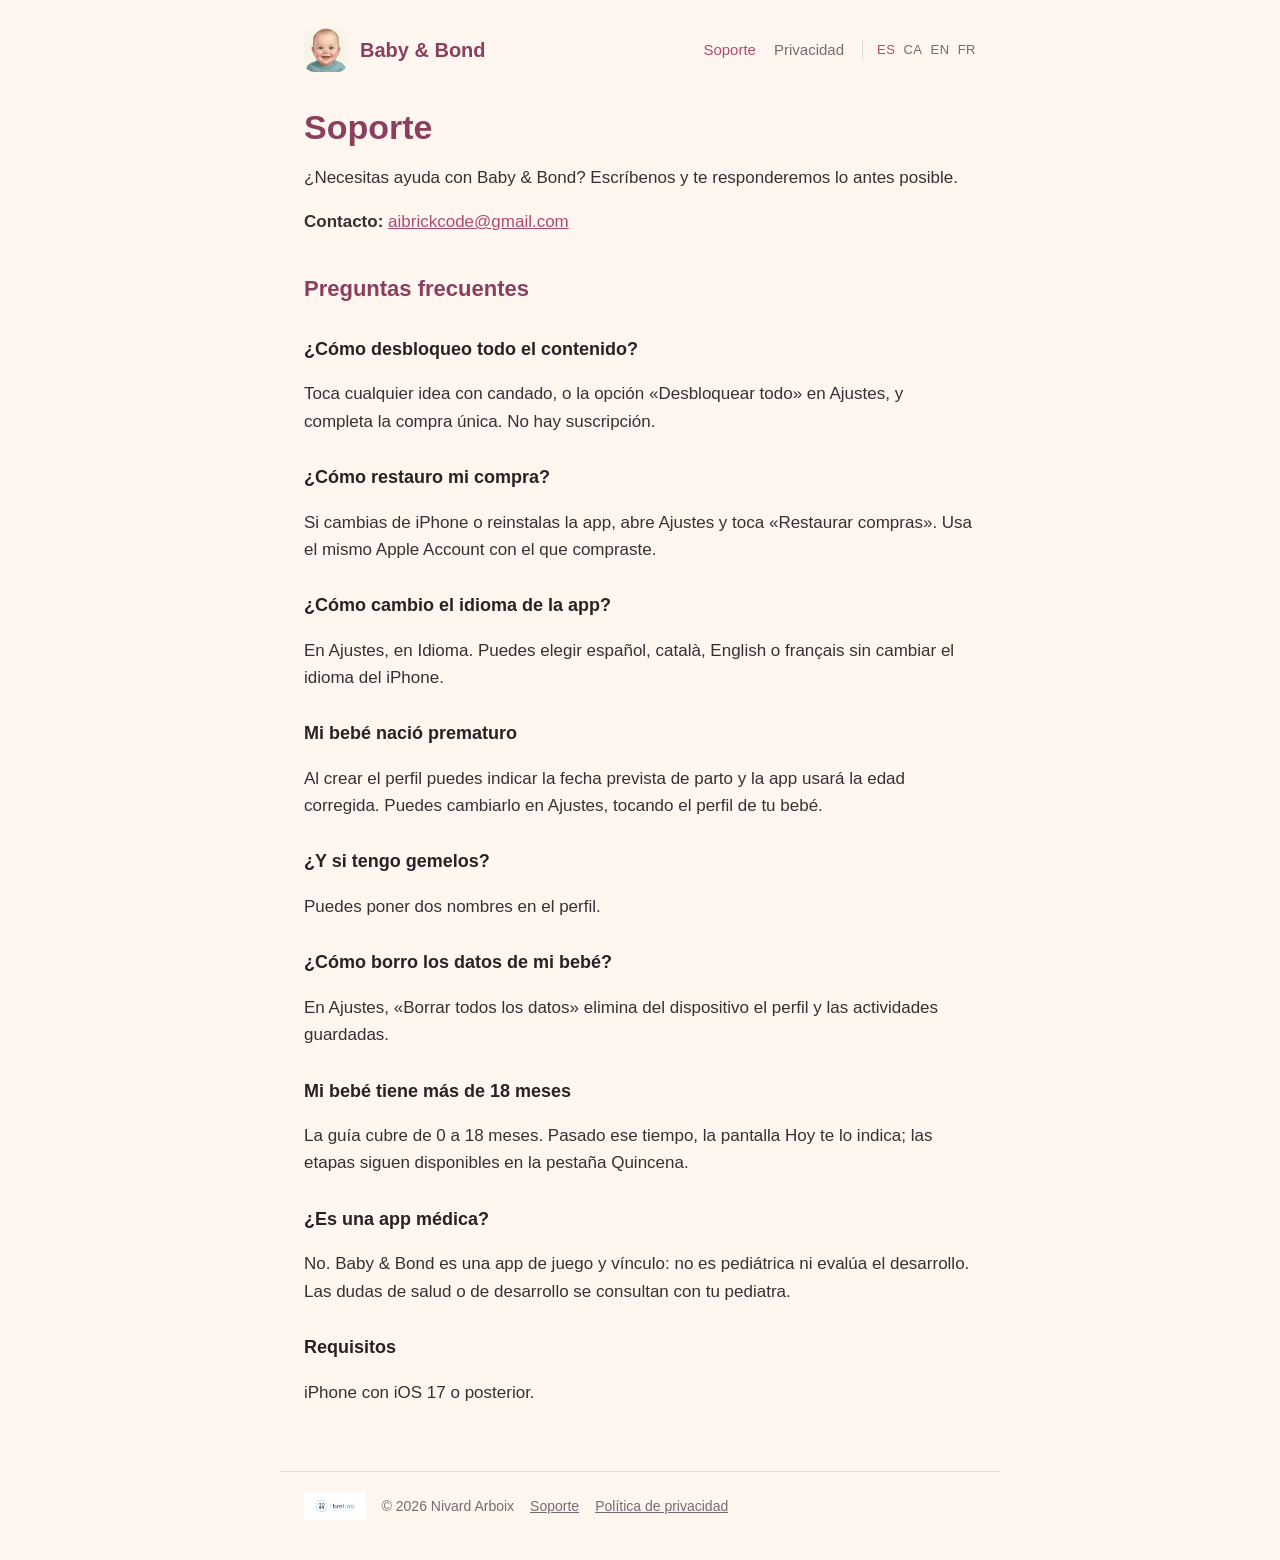
<file: es-soporte.html>
<!DOCTYPE html>
<html lang="es">
<head>
  <meta charset="utf-8">
  <meta name="viewport" content="width=device-width, initial-scale=1">
  <title>Soporte – Baby &amp; Bond</title>
  <meta name="description" content="Ayuda a madres y padres a jugar con su bebé, crear vínculo y verlo feliz. Ideas sencillas para cada semana, de 0 a 18 meses.">
  <link rel="icon" href="icon.png">
  <link rel="stylesheet" href="style.css">
</head>
<body>
  <header>
    <img src="icon.png" alt="">
    <a class="brand" href="es-index.html">Baby &amp; Bond</a>
    <nav>
      <a href="es-soporte.html" aria-current="page">Soporte</a>
      <a href="es-privacidad.html">Privacidad</a>
      <span class="langs"><a href="es-soporte.html" hreflang="es" aria-current="page">ES</a><a href="ca-suport.html" hreflang="ca">CA</a><a href="en-support.html" hreflang="en">EN</a><a href="fr-support.html" hreflang="fr">FR</a></span>
    </nav>
  </header>
  <main>
    <h1>Soporte</h1>
    <p>¿Necesitas ayuda con Baby &amp; Bond? Escríbenos y te responderemos lo antes posible.</p>
    <p><strong>Contacto:</strong> <a href="mailto:aibrickcode@gmail.com">aibrickcode@gmail.com</a></p>
    <h2>Preguntas frecuentes</h2>
    <h3>¿Cómo desbloqueo todo el contenido?</h3>
    <p>Toca cualquier idea con candado, o la opción «Desbloquear todo» en Ajustes, y completa la compra única. No hay suscripción.</p>
    <h3>¿Cómo restauro mi compra?</h3>
    <p>Si cambias de iPhone o reinstalas la app, abre Ajustes y toca «Restaurar compras». Usa el mismo Apple Account con el que compraste.</p>
    <h3>¿Cómo cambio el idioma de la app?</h3>
    <p>En Ajustes, en Idioma. Puedes elegir español, català, English o français sin cambiar el idioma del iPhone.</p>
    <h3>Mi bebé nació prematuro</h3>
    <p>Al crear el perfil puedes indicar la fecha prevista de parto y la app usará la edad corregida. Puedes cambiarlo en Ajustes, tocando el perfil de tu bebé.</p>
    <h3>¿Y si tengo gemelos?</h3>
    <p>Puedes poner dos nombres en el perfil.</p>
    <h3>¿Cómo borro los datos de mi bebé?</h3>
    <p>En Ajustes, «Borrar todos los datos» elimina del dispositivo el perfil y las actividades guardadas.</p>
    <h3>Mi bebé tiene más de 18 meses</h3>
    <p>La guía cubre de 0 a 18 meses. Pasado ese tiempo, la pantalla Hoy te lo indica; las etapas siguen disponibles en la pestaña Quincena.</p>
    <h3>¿Es una app médica?</h3>
    <p>No. Baby &amp; Bond es una app de juego y vínculo: no es pediátrica ni evalúa el desarrollo. Las dudas de salud o de desarrollo se consultan con tu pediatra.</p>
    <h3>Requisitos</h3>
    <p>iPhone con iOS 17 o posterior.</p>
  </main>
  <footer>
    <img src="brellab.png" alt="Brel Lab">
    <span>© 2026 Nivard Arboix</span>
    <a href="es-soporte.html">Soporte</a>
    <a href="es-privacidad.html">Política de privacidad</a>
  </footer>
</body>
</html>
</file>
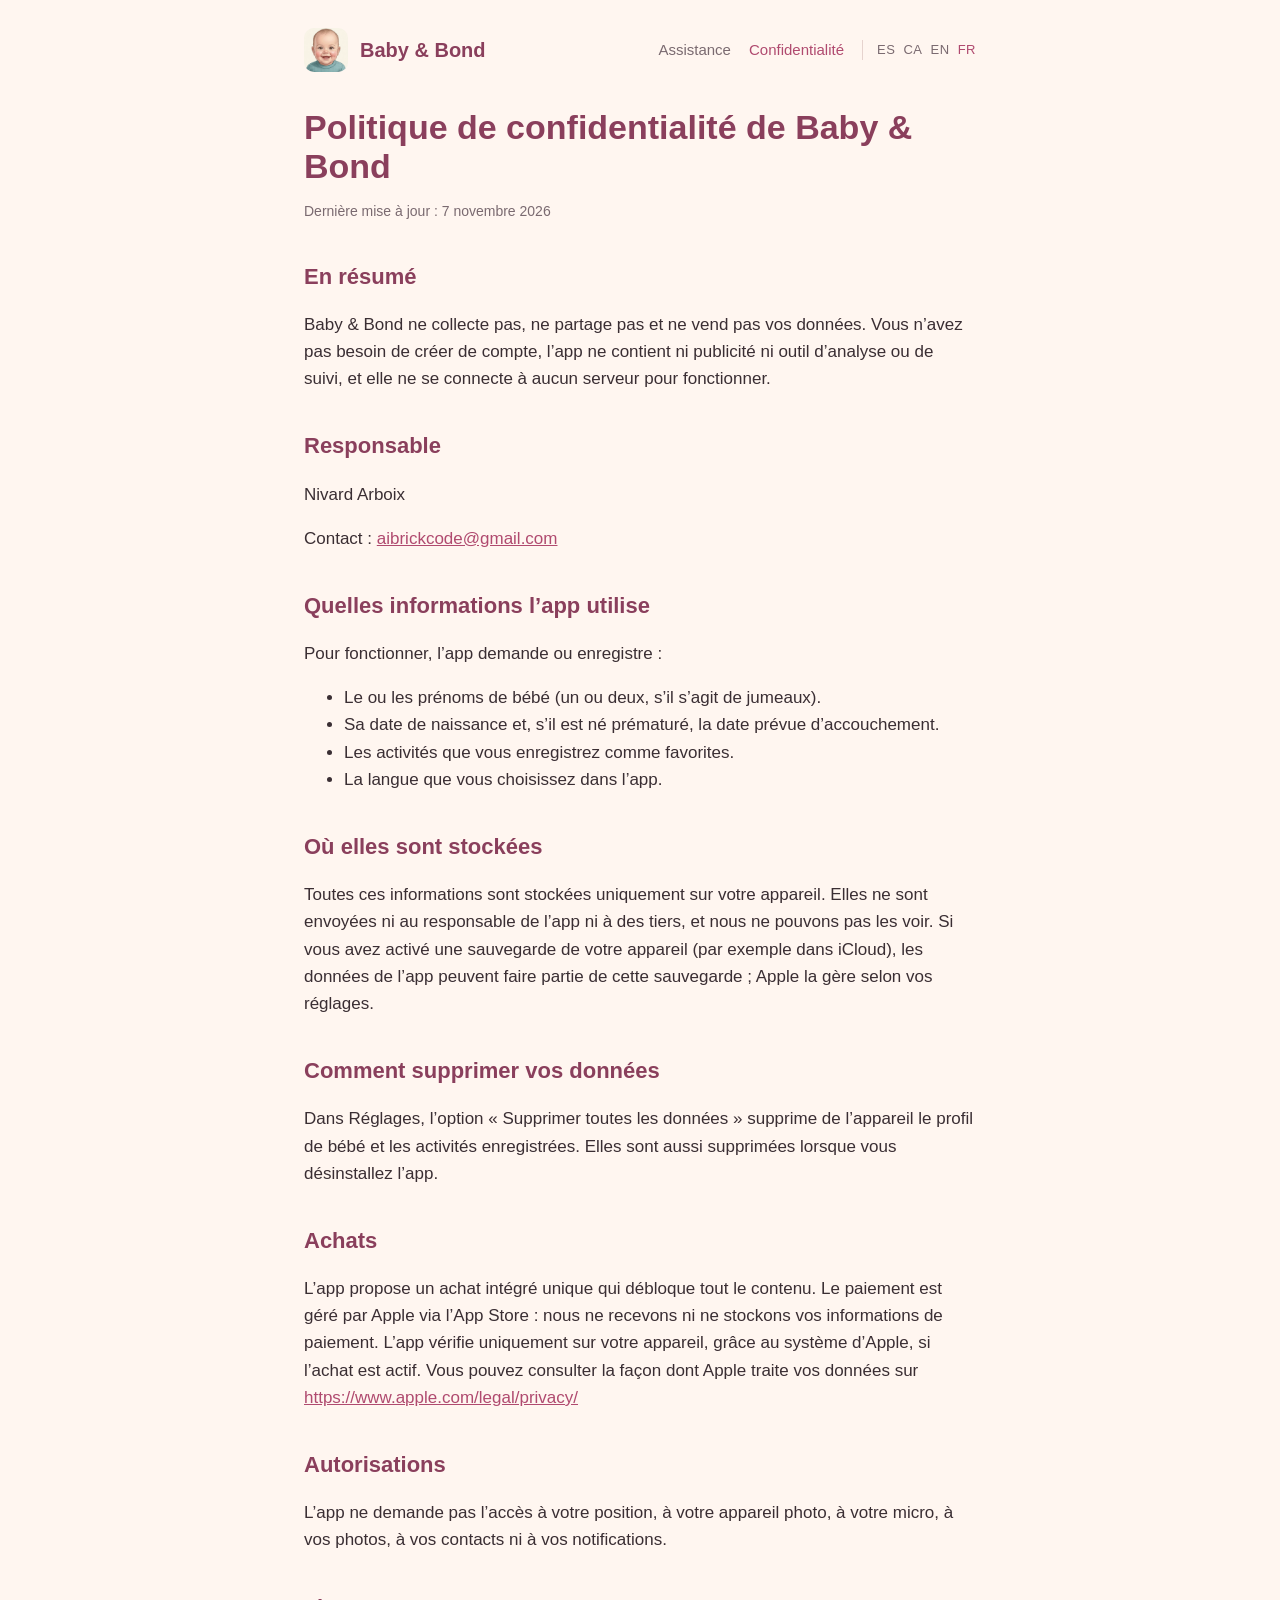
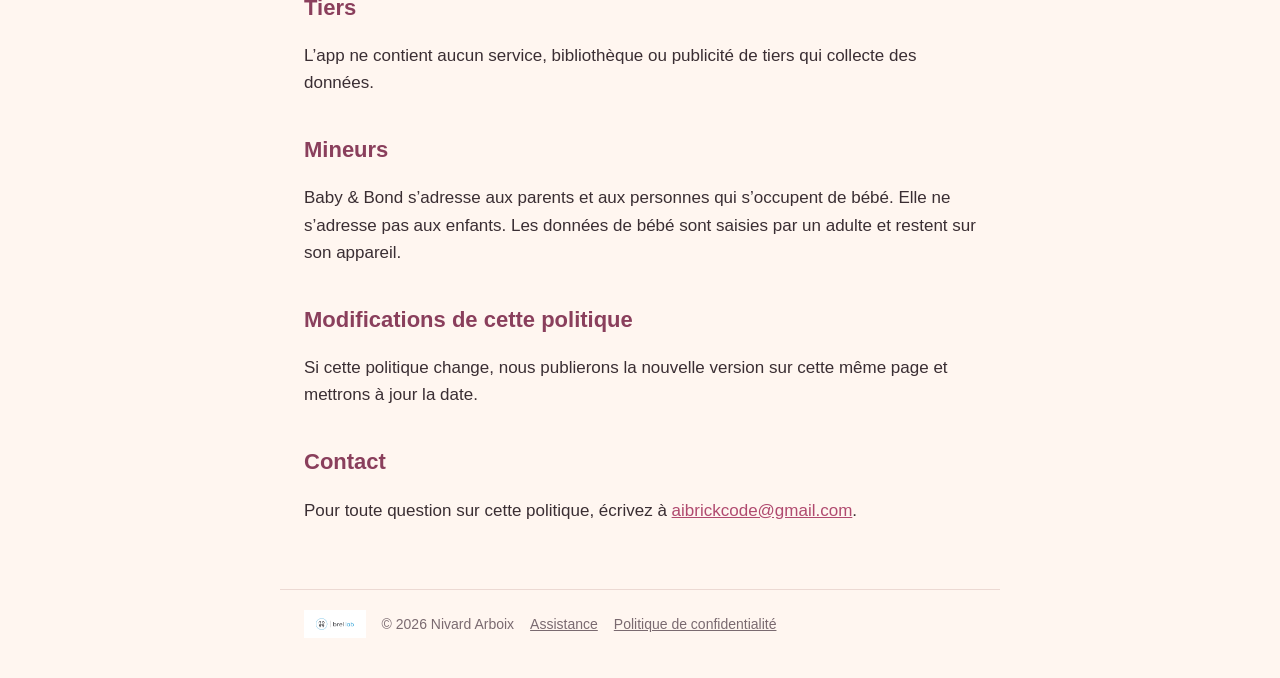
<file: fr-confidentialite.html>
<!DOCTYPE html>
<html lang="fr">
<head>
  <meta charset="utf-8">
  <meta name="viewport" content="width=device-width, initial-scale=1">
  <title>Politique de confidentialité – Baby &amp; Bond</title>
  <meta name="description" content="Aide les mères et les pères à jouer avec leur bébé, à créer du lien et à le voir heureux. Des idées simples pour chaque semaine (0-18 mois).">
  <link rel="icon" href="icon.png">
  <link rel="stylesheet" href="style.css">
</head>
<body>
  <header>
    <img src="icon.png" alt="">
    <a class="brand" href="fr-index.html">Baby &amp; Bond</a>
    <nav>
      <a href="fr-support.html">Assistance</a>
      <a href="fr-confidentialite.html" aria-current="page">Confidentialité</a>
      <span class="langs"><a href="es-privacidad.html" hreflang="es">ES</a><a href="ca-privacitat.html" hreflang="ca">CA</a><a href="en-privacy.html" hreflang="en">EN</a><a href="fr-confidentialite.html" hreflang="fr" aria-current="page">FR</a></span>
    </nav>
  </header>
  <main>
    <h1>Politique de confidentialité de Baby &amp; Bond</h1>
    <p class="updated">Dernière mise à jour : 7 novembre 2026</p>
    <h2>En résumé</h2>
    <p>Baby &amp; Bond ne collecte pas, ne partage pas et ne vend pas vos données. Vous n’avez pas besoin de créer de compte, l’app ne contient ni publicité ni outil d’analyse ou de suivi, et elle ne se connecte à aucun serveur pour fonctionner.</p>
    <h2>Responsable</h2>
    <p>Nivard Arboix</p>
    <p>Contact : <a href="mailto:aibrickcode@gmail.com">aibrickcode@gmail.com</a></p>
    <h2>Quelles informations l’app utilise</h2>
    <p>Pour fonctionner, l’app demande ou enregistre :</p>
    <ul>
      <li>Le ou les prénoms de bébé (un ou deux, s’il s’agit de jumeaux).</li>
      <li>Sa date de naissance et, s’il est né prématuré, la date prévue d’accouchement.</li>
      <li>Les activités que vous enregistrez comme favorites.</li>
      <li>La langue que vous choisissez dans l’app.</li>
    </ul>
    <h2>Où elles sont stockées</h2>
    <p>Toutes ces informations sont stockées uniquement sur votre appareil. Elles ne sont envoyées ni au responsable de l’app ni à des tiers, et nous ne pouvons pas les voir. Si vous avez activé une sauvegarde de votre appareil (par exemple dans iCloud), les données de l’app peuvent faire partie de cette sauvegarde ; Apple la gère selon vos réglages.</p>
    <h2>Comment supprimer vos données</h2>
    <p>Dans Réglages, l’option « Supprimer toutes les données » supprime de l’appareil le profil de bébé et les activités enregistrées. Elles sont aussi supprimées lorsque vous désinstallez l’app.</p>
    <h2>Achats</h2>
    <p>L’app propose un achat intégré unique qui débloque tout le contenu. Le paiement est géré par Apple via l’App Store : nous ne recevons ni ne stockons vos informations de paiement. L’app vérifie uniquement sur votre appareil, grâce au système d’Apple, si l’achat est actif. Vous pouvez consulter la façon dont Apple traite vos données sur <a href="https://www.apple.com/legal/privacy/">https://www.apple.com/legal/privacy/</a></p>
    <h2>Autorisations</h2>
    <p>L’app ne demande pas l’accès à votre position, à votre appareil photo, à votre micro, à vos photos, à vos contacts ni à vos notifications.</p>
    <h2>Tiers</h2>
    <p>L’app ne contient aucun service, bibliothèque ou publicité de tiers qui collecte des données.</p>
    <h2>Mineurs</h2>
    <p>Baby &amp; Bond s’adresse aux parents et aux personnes qui s’occupent de bébé. Elle ne s’adresse pas aux enfants. Les données de bébé sont saisies par un adulte et restent sur son appareil.</p>
    <h2>Modifications de cette politique</h2>
    <p>Si cette politique change, nous publierons la nouvelle version sur cette même page et mettrons à jour la date.</p>
    <h2>Contact</h2>
    <p>Pour toute question sur cette politique, écrivez à <a href="mailto:aibrickcode@gmail.com">aibrickcode@gmail.com</a>.</p>
  </main>
  <footer>
    <img src="brellab.png" alt="Brel Lab">
    <span>© 2026 Nivard Arboix</span>
    <a href="fr-support.html">Assistance</a>
    <a href="fr-confidentialite.html">Politique de confidentialité</a>
  </footer>
</body>
</html>
</file>
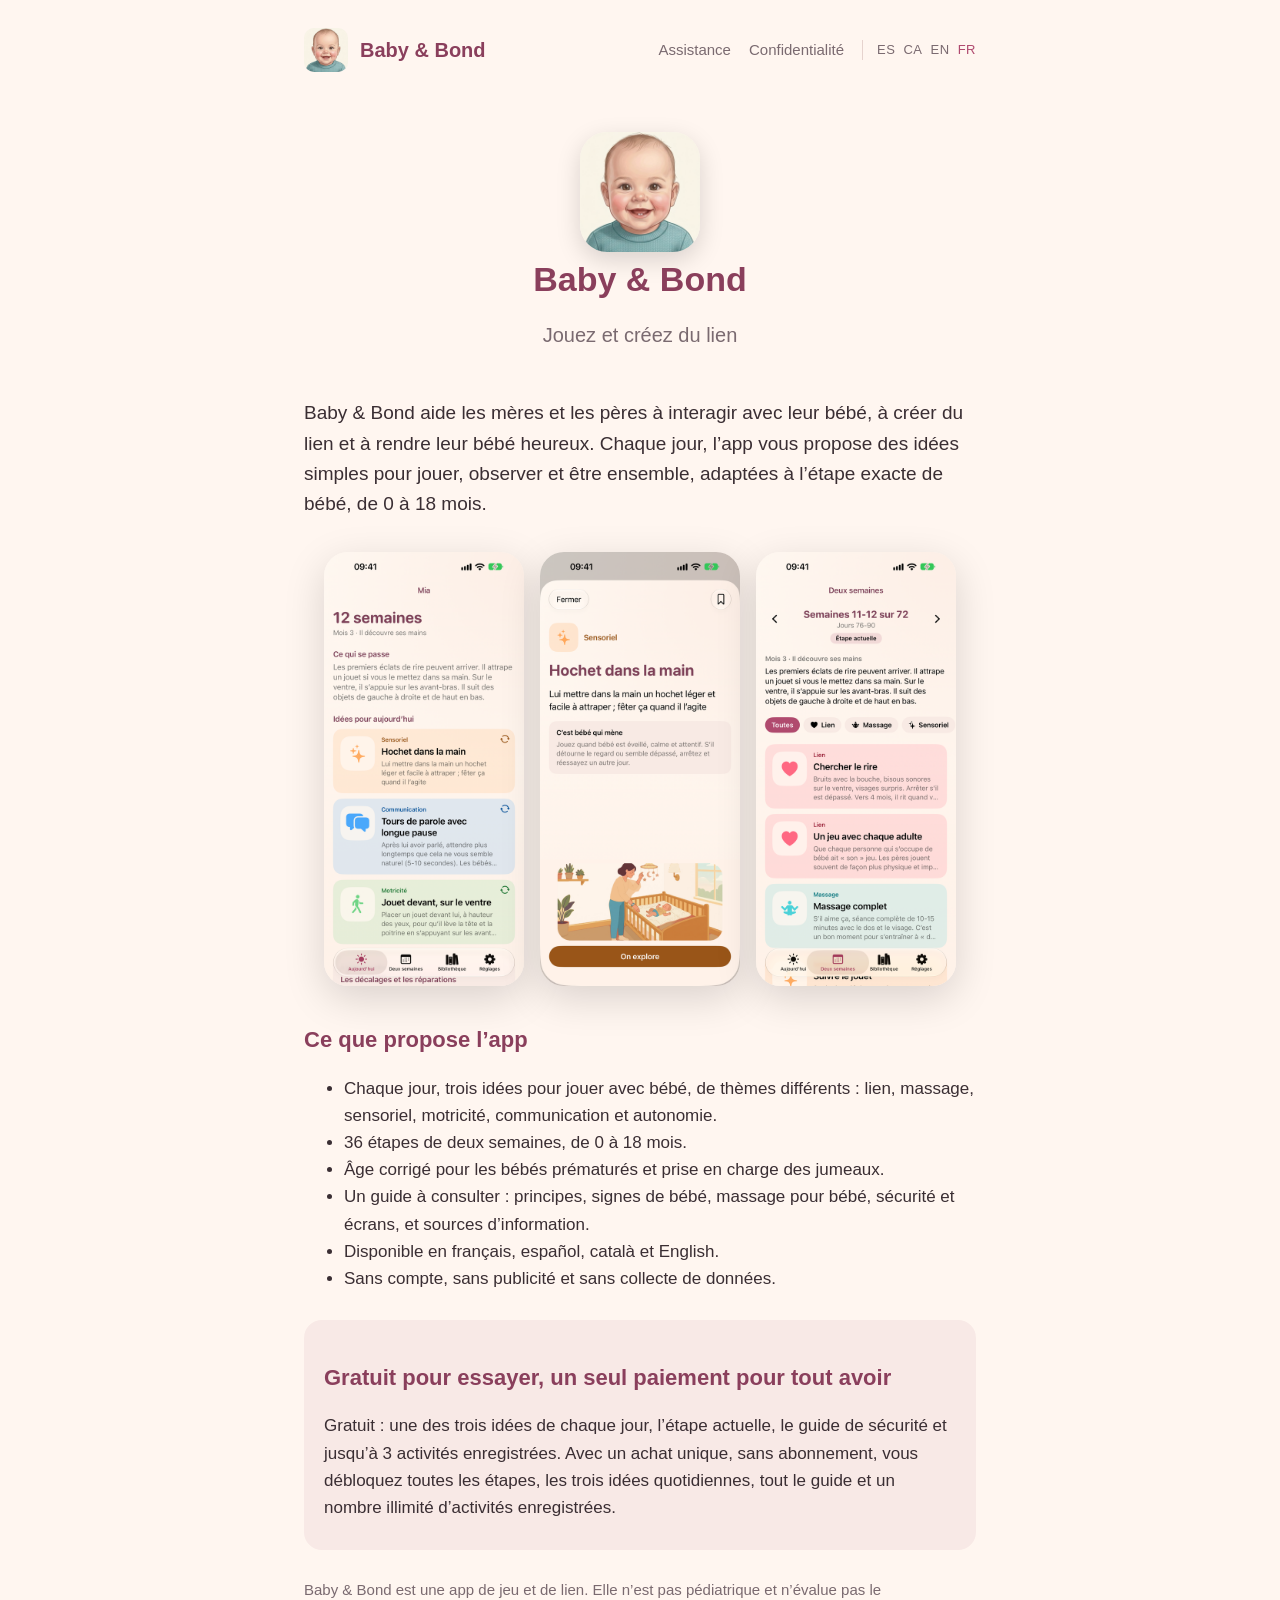
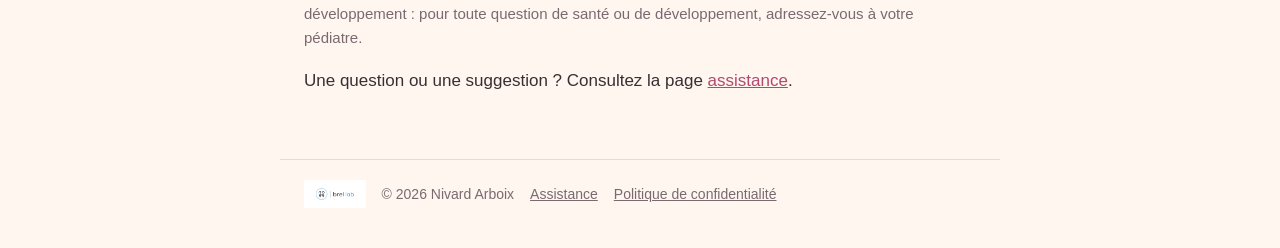
<file: fr-index.html>
<!DOCTYPE html>
<html lang="fr">
<head>
  <meta charset="utf-8">
  <meta name="viewport" content="width=device-width, initial-scale=1">
  <title>Baby &amp; Bond – Jouez et créez du lien</title>
  <meta name="description" content="Aide les mères et les pères à jouer avec leur bébé, à créer du lien et à le voir heureux. Des idées simples pour chaque semaine (0-18 mois).">
  <link rel="icon" href="icon.png">
  <link rel="stylesheet" href="style.css">
</head>
<body>
  <header>
    <img src="icon.png" alt="">
    <a class="brand" href="fr-index.html">Baby &amp; Bond</a>
    <nav>
      <a href="fr-support.html">Assistance</a>
      <a href="fr-confidentialite.html">Confidentialité</a>
      <span class="langs"><a href="es-index.html" hreflang="es">ES</a><a href="ca-index.html" hreflang="ca">CA</a><a href="en-index.html" hreflang="en">EN</a><a href="fr-index.html" hreflang="fr" aria-current="page">FR</a></span>
    </nav>
  </header>
  <main>
    <section class="hero">
      <img class="icon" src="icon.png" alt="Baby &amp; Bond">
      <h1>Baby &amp; Bond</h1>
      <p>Jouez et créez du lien</p>
    </section>
    <p class="lead">Baby &amp; Bond aide les mères et les pères à interagir avec leur bébé, à créer du lien et à rendre leur bébé heureux. Chaque jour, l’app vous propose des idées simples pour jouer, observer et être ensemble, adaptées à l’étape exacte de bébé, de 0 à 18 mois.</p>
    <div class="shots">
      <img src="fr-shot-1.png" alt="Baby &amp; Bond: Assistance">
      <img src="fr-shot-2.png" alt="Baby &amp; Bond">
      <img src="fr-shot-3.png" alt="Baby &amp; Bond">
    </div>
    <h2>Ce que propose l’app</h2>
    <ul>
      <li>Chaque jour, trois idées pour jouer avec bébé, de thèmes différents : lien, massage, sensoriel, motricité, communication et autonomie.</li>
      <li>36 étapes de deux semaines, de 0 à 18 mois.</li>
      <li>Âge corrigé pour les bébés prématurés et prise en charge des jumeaux.</li>
      <li>Un guide à consulter : principes, signes de bébé, massage pour bébé, sécurité et écrans, et sources d’information.</li>
      <li>Disponible en français, español, català et English.</li>
      <li>Sans compte, sans publicité et sans collecte de données.</li>
    </ul>
    <div class="box">
      <h2>Gratuit pour essayer, un seul paiement pour tout avoir</h2>
      <p>Gratuit : une des trois idées de chaque jour, l’étape actuelle, le guide de sécurité et jusqu’à 3 activités enregistrées. Avec un achat unique, sans abonnement, vous débloquez toutes les étapes, les trois idées quotidiennes, tout le guide et un nombre illimité d’activités enregistrées.</p>
    </div>
    <p class="note">Baby &amp; Bond est une app de jeu et de lien. Elle n’est pas pédiatrique et n’évalue pas le développement : pour toute question de santé ou de développement, adressez-vous à votre pédiatre.</p>
    <p>Une question ou une suggestion ? Consultez la page <a href="fr-support.html">assistance</a>.</p>
  </main>
  <footer>
    <img src="brellab.png" alt="Brel Lab">
    <span>© 2026 Nivard Arboix</span>
    <a href="fr-support.html">Assistance</a>
    <a href="fr-confidentialite.html">Politique de confidentialité</a>
  </footer>
</body>
</html>
</file>
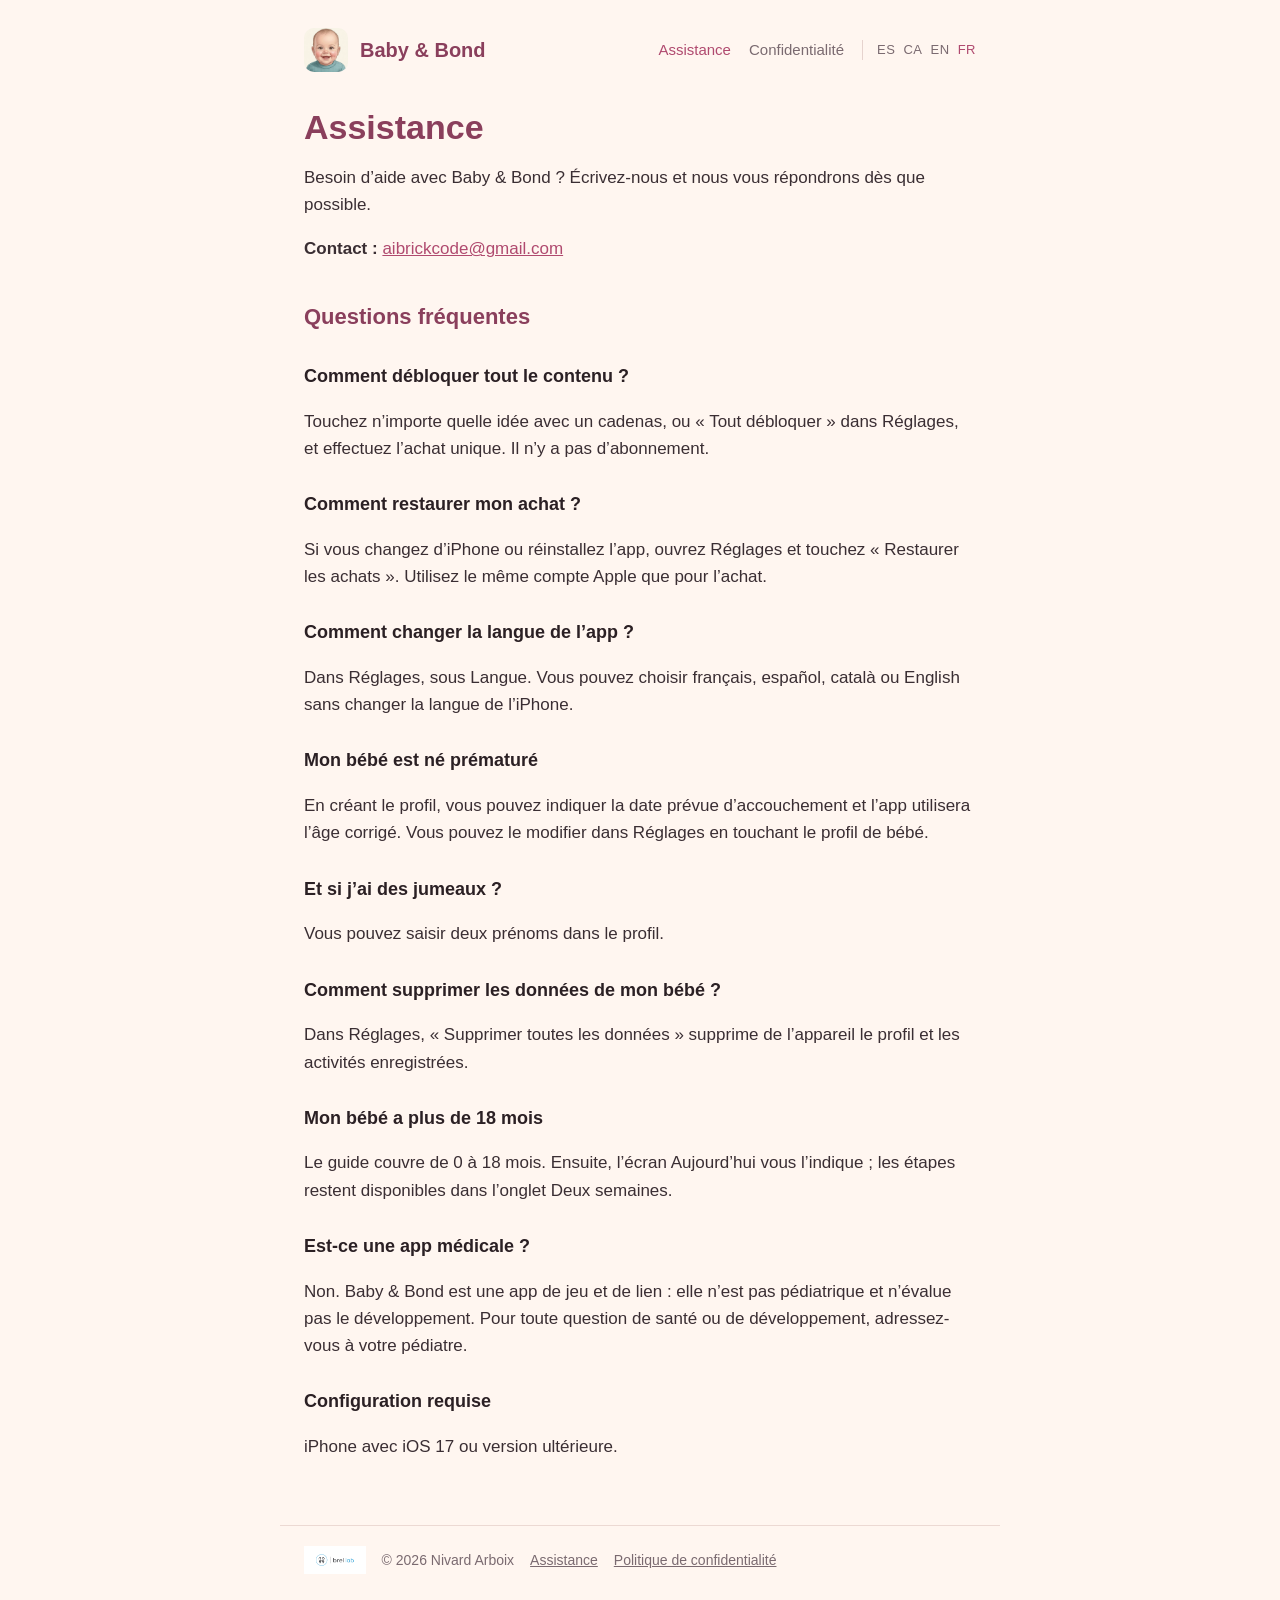
<file: fr-support.html>
<!DOCTYPE html>
<html lang="fr">
<head>
  <meta charset="utf-8">
  <meta name="viewport" content="width=device-width, initial-scale=1">
  <title>Assistance – Baby &amp; Bond</title>
  <meta name="description" content="Aide les mères et les pères à jouer avec leur bébé, à créer du lien et à le voir heureux. Des idées simples pour chaque semaine (0-18 mois).">
  <link rel="icon" href="icon.png">
  <link rel="stylesheet" href="style.css">
</head>
<body>
  <header>
    <img src="icon.png" alt="">
    <a class="brand" href="fr-index.html">Baby &amp; Bond</a>
    <nav>
      <a href="fr-support.html" aria-current="page">Assistance</a>
      <a href="fr-confidentialite.html">Confidentialité</a>
      <span class="langs"><a href="es-soporte.html" hreflang="es">ES</a><a href="ca-suport.html" hreflang="ca">CA</a><a href="en-support.html" hreflang="en">EN</a><a href="fr-support.html" hreflang="fr" aria-current="page">FR</a></span>
    </nav>
  </header>
  <main>
    <h1>Assistance</h1>
    <p>Besoin d’aide avec Baby &amp; Bond ? Écrivez-nous et nous vous répondrons dès que possible.</p>
    <p><strong>Contact :</strong> <a href="mailto:aibrickcode@gmail.com">aibrickcode@gmail.com</a></p>
    <h2>Questions fréquentes</h2>
    <h3>Comment débloquer tout le contenu ?</h3>
    <p>Touchez n’importe quelle idée avec un cadenas, ou « Tout débloquer » dans Réglages, et effectuez l’achat unique. Il n’y a pas d’abonnement.</p>
    <h3>Comment restaurer mon achat ?</h3>
    <p>Si vous changez d’iPhone ou réinstallez l’app, ouvrez Réglages et touchez « Restaurer les achats ». Utilisez le même compte Apple que pour l’achat.</p>
    <h3>Comment changer la langue de l’app ?</h3>
    <p>Dans Réglages, sous Langue. Vous pouvez choisir français, español, català ou English sans changer la langue de l’iPhone.</p>
    <h3>Mon bébé est né prématuré</h3>
    <p>En créant le profil, vous pouvez indiquer la date prévue d’accouchement et l’app utilisera l’âge corrigé. Vous pouvez le modifier dans Réglages en touchant le profil de bébé.</p>
    <h3>Et si j’ai des jumeaux ?</h3>
    <p>Vous pouvez saisir deux prénoms dans le profil.</p>
    <h3>Comment supprimer les données de mon bébé ?</h3>
    <p>Dans Réglages, « Supprimer toutes les données » supprime de l’appareil le profil et les activités enregistrées.</p>
    <h3>Mon bébé a plus de 18 mois</h3>
    <p>Le guide couvre de 0 à 18 mois. Ensuite, l’écran Aujourd’hui vous l’indique ; les étapes restent disponibles dans l’onglet Deux semaines.</p>
    <h3>Est-ce une app médicale ?</h3>
    <p>Non. Baby &amp; Bond est une app de jeu et de lien : elle n’est pas pédiatrique et n’évalue pas le développement. Pour toute question de santé ou de développement, adressez-vous à votre pédiatre.</p>
    <h3>Configuration requise</h3>
    <p>iPhone avec iOS 17 ou version ultérieure.</p>
  </main>
  <footer>
    <img src="brellab.png" alt="Brel Lab">
    <span>© 2026 Nivard Arboix</span>
    <a href="fr-support.html">Assistance</a>
    <a href="fr-confidentialite.html">Politique de confidentialité</a>
  </footer>
</body>
</html>
</file>
<file: style.css>
:root { --accent: #b04a6f; --title: #8a3f5c; --text: #2b2024; --muted: #7a6a70; --bg: #fff6f0; --card: #f8e9e6; }
* { box-sizing: border-box; }
body { margin: 0; background: var(--bg); color: var(--text);
  font: 17px/1.6 -apple-system, BlinkMacSystemFont, "Helvetica Neue", Arial, sans-serif; }
header, main, footer { max-width: 720px; margin: 0 auto; padding: 0 24px; }
header { display: flex; align-items: center; gap: 12px; padding-top: 28px; padding-bottom: 12px; flex-wrap: wrap; }
header img { width: 44px; height: 44px; border-radius: 10px; }
header a.brand { font-weight: 600; font-size: 20px; color: var(--title); text-decoration: none; }
nav { margin-left: auto; display: flex; gap: 18px; align-items: center; flex-wrap: wrap; }
nav a { color: var(--muted); text-decoration: none; font-size: 15px; }
nav a:hover, nav a[aria-current] { color: var(--accent); }
nav .langs { display: flex; gap: 8px; padding-left: 14px; border-left: 1px solid #e6d3ce; }
nav .langs a { font-size: 13px; letter-spacing: .04em; }
main { padding-top: 24px; padding-bottom: 48px; }
h1 { font-size: 34px; line-height: 1.15; margin: 0 0 12px; color: var(--title); }
h2 { font-size: 22px; margin: 36px 0 8px; color: var(--title); }
h3 { font-size: 18px; margin: 28px 0 4px; }
p, li { color: #3a2e33; }
a { color: var(--accent); }
.hero { text-align: center; padding: 24px 0 8px; }
.hero img.icon { width: 120px; height: 120px; border-radius: 27px; box-shadow: 0 8px 24px rgba(0,0,0,.15); }
.hero p { color: var(--muted); font-size: 20px; }
.lead { font-size: 19px; }
.shots { display: flex; gap: 16px; justify-content: center; flex-wrap: wrap; margin: 32px 0; }
.shots img { width: 200px; max-width: 30%; min-width: 150px; border-radius: 24px; box-shadow: 0 12px 40px rgba(0,0,0,.15); }
.box { background: var(--card); border-radius: 18px; padding: 4px 20px 12px; margin: 28px 0; }
.note { color: var(--muted); font-size: 15px; }
footer { border-top: 1px solid #ecd9d3; padding-top: 20px; padding-bottom: 40px; color: var(--muted); font-size: 14px; display: flex; align-items: center; gap: 16px; flex-wrap: wrap; }
footer img { height: 28px; }
footer a { color: var(--muted); }
.updated { color: var(--muted); font-size: 14px; }
.choose { text-align: center; padding: 60px 0; }
.choose a { display: inline-block; margin: 8px; padding: 12px 22px; border-radius: 14px; background: var(--card); text-decoration: none; font-weight: 600; }
</file>
